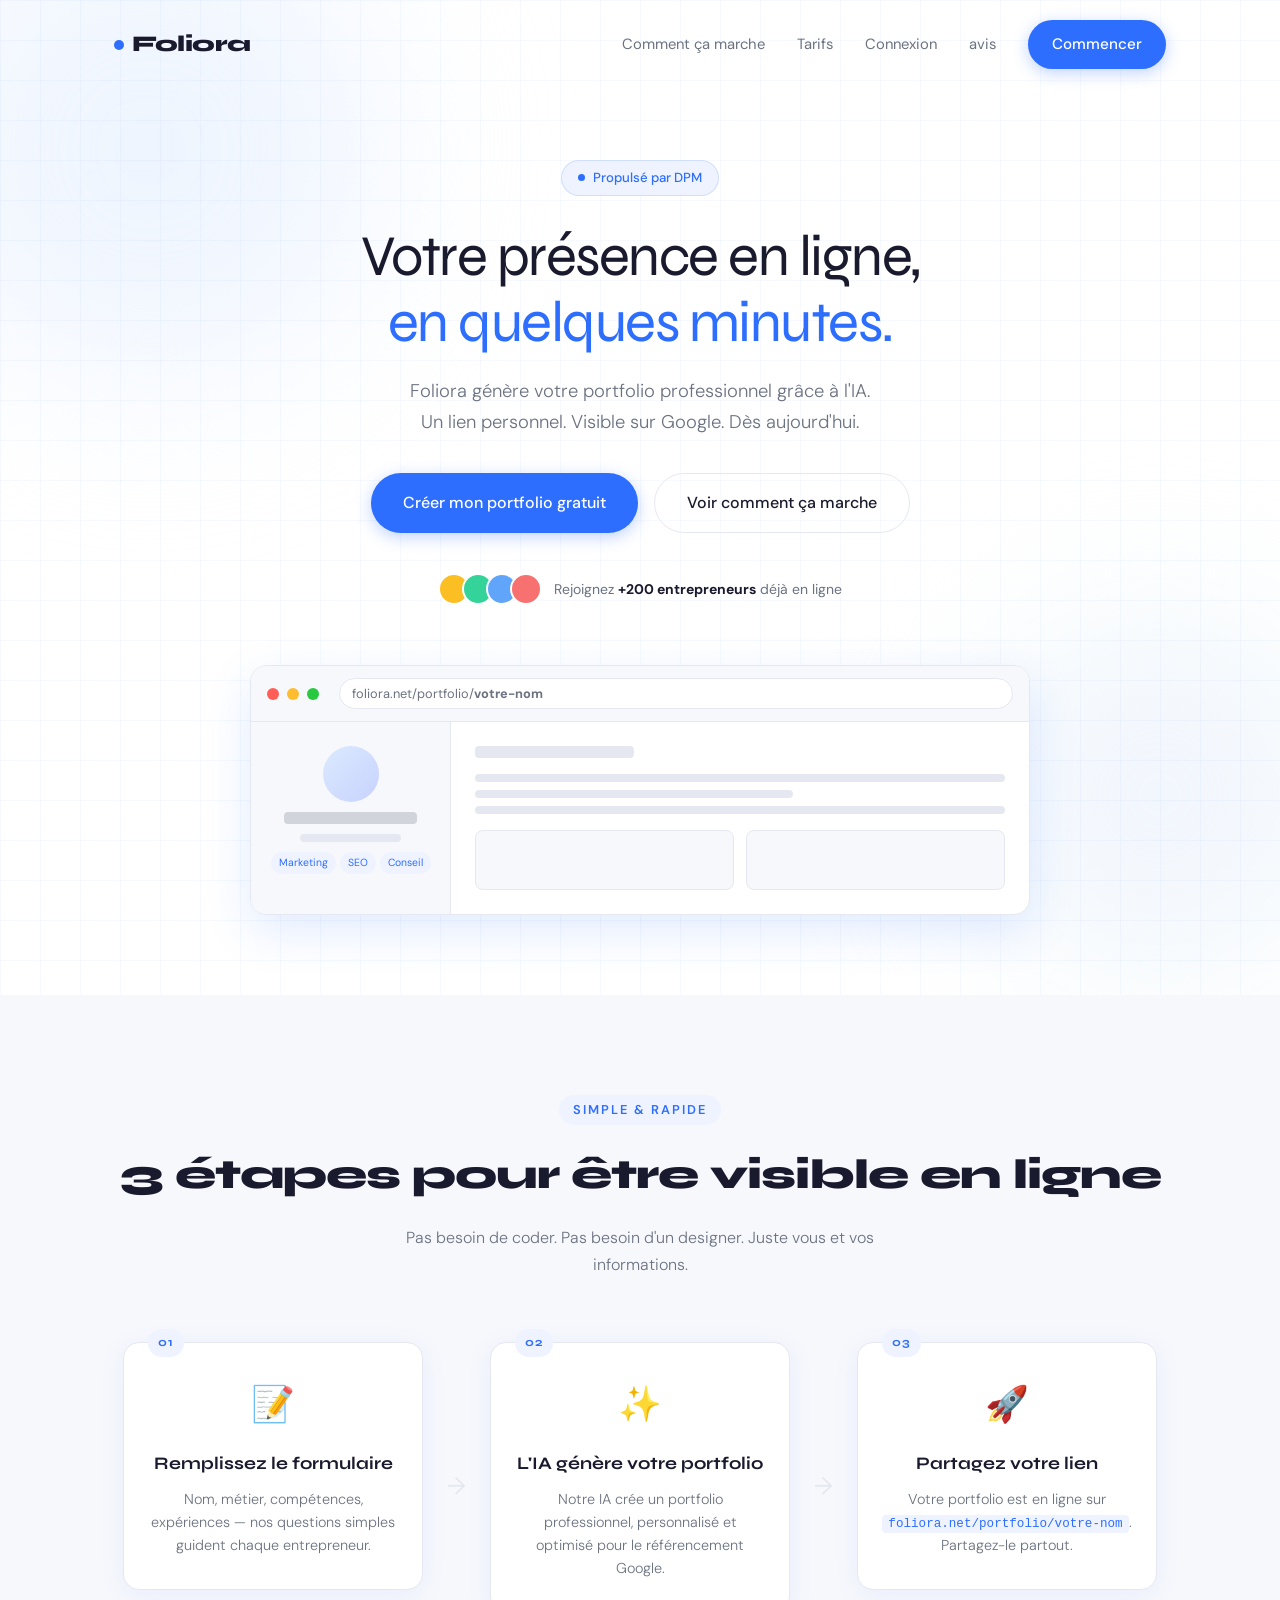
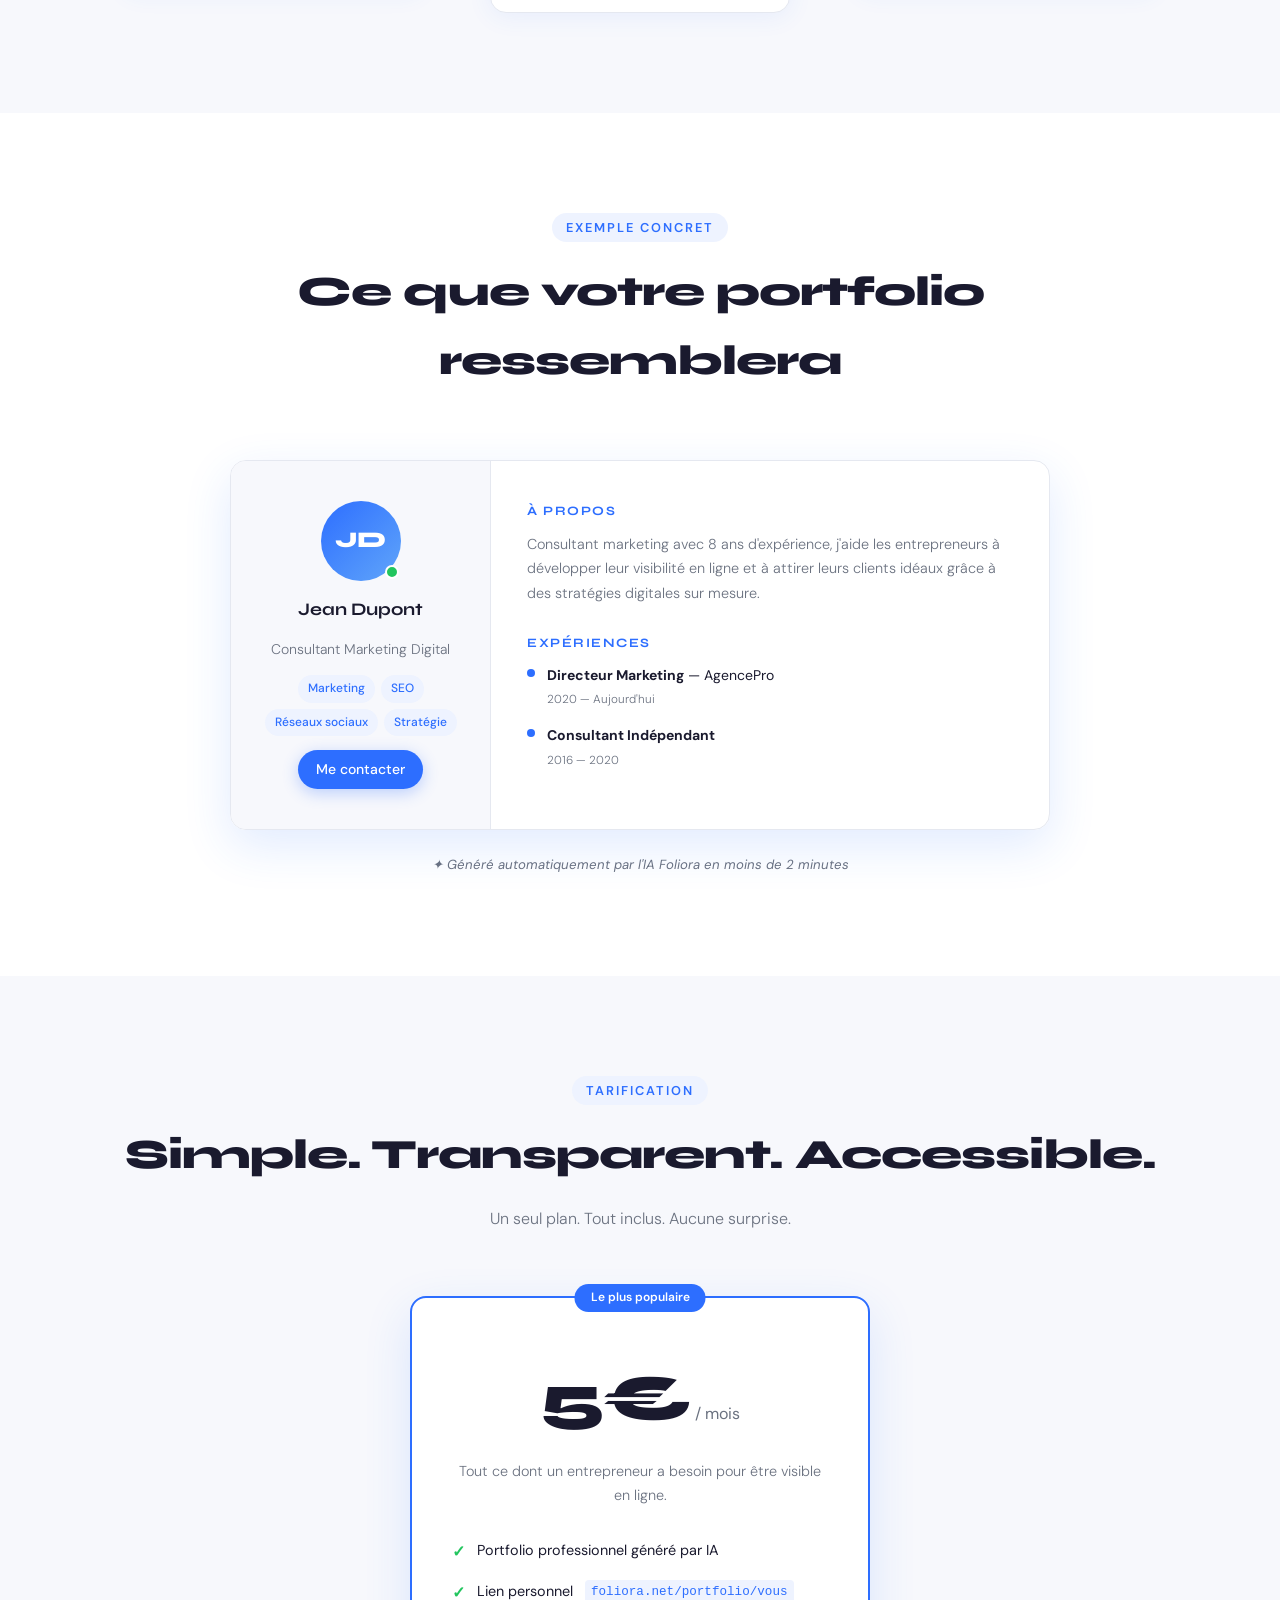
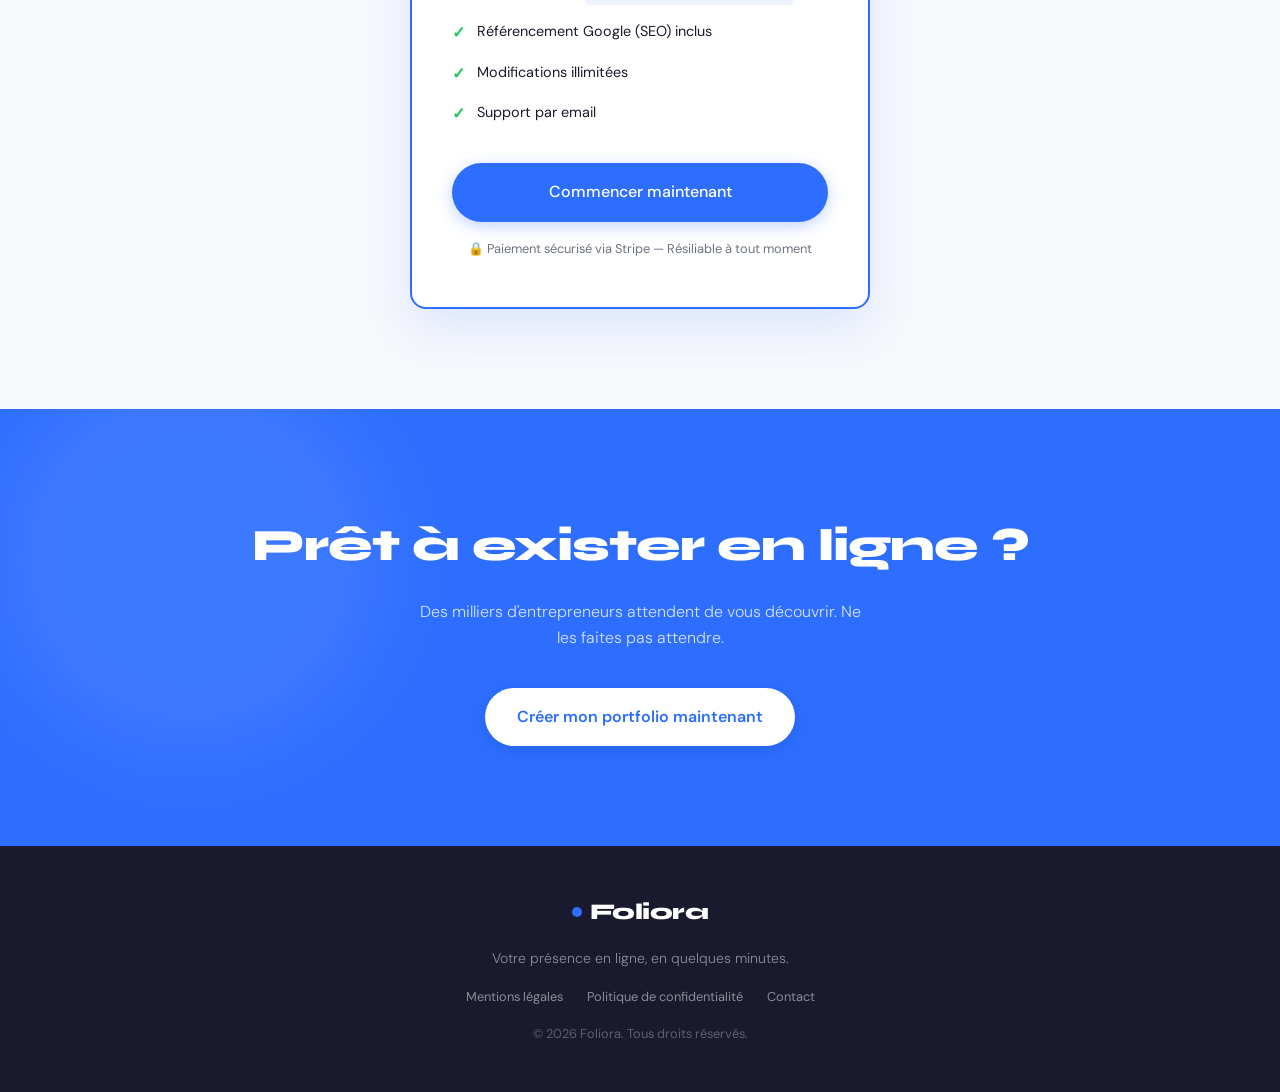
<file: index.html>
<!DOCTYPE html>
<html lang="fr">
<head>
  <meta charset="UTF-8" />
  <meta name="viewport" content="width=device-width, initial-scale=1.0" />
  <meta name="description" content="Foliora — Créez votre portfolio professionnel en quelques minutes grâce à l'IA. Obtenez votre lien personnel et soyez visible sur Google." />
  <meta name="keywords" content="portfolio, entrepreneur, présence en ligne, IA, création portfolio" />
  <meta property="og:title" content="Foliora — Votre portfolio en quelques minutes" />
  <meta property="og:description" content="Créez votre portfolio professionnel grâce à l'IA et soyez visible sur Google." />
  <meta property="og:type" content="website" />
  <meta property="og:url" content="https://foliora.net" />
  <title>Foliora — Votre portfolio professionnel en quelques minutes</title>
  <link rel="preconnect" href="https://fonts.googleapis.com" />
  <link rel="preconnect" href="https://fonts.gstatic.com" crossorigin />
  <link href="https://fonts.googleapis.com/css2?family=Syne:wght@400;600;700;800&family=DM+Sans:ital,wght@0,300;0,400;0,500;1,300&display=swap" rel="stylesheet" />
  <link rel="stylesheet" href="style.css" />
</head>
<body>

  <!-- HEADER -->
  <header class="header" id="header">
    <div class="container header__inner">
      <a href="index.html" class="logo">
        <span class="logo__dot"></span>
        Foliora
      </a>
      <nav class="nav">
        <a href="#how" class="nav__link">Comment ça marche</a>
        <a href="#pricing" class="nav__link">Tarifs</a>
        <a href="login.html" class="nav__link">Connexion</a>
        <a href="reviews.html" class="nav__link">avis</a>
        <a href="login.html" class="btn btn--primary">Commencer</a>
      </nav>
      <button class="burger" id="burger" aria-label="Menu">
        <span></span><span></span><span></span>
      </button>
    </div>
    <div class="mobile-nav" id="mobileNav">
      <a href="#how" class="mobile-nav__link">Comment ça marche</a>
      <a href="#pricing" class="mobile-nav__link">Tarifs</a>
      <a href="login.html" class="mobile-nav__link">Connexion</a>
      <a href="reviews.html" class="nav__link">avis</a>
      <a href="login.html" class="btn btn--primary">Commencer</a>
    </div>
  </header>

  <!-- HERO -->
  <section class="hero">
    <div class="hero__bg">
      <div class="hero__blob hero__blob--1"></div>
      <div class="hero__blob hero__blob--2"></div>
      <div class="hero__grid"></div>
    </div>
    <div class="container hero__inner">
      <div class="hero__badge">
        <span class="badge__dot"></span>
        Propulsé par DPM
      </div>
      <h1 class="hero__title">
        Votre présence en ligne,<br />
        <span class="hero__title--accent">en quelques minutes.</span>
      </h1>
      <p class="hero__sub">
        Foliora génère votre portfolio professionnel grâce à l'IA.<br />
        Un lien personnel. Visible sur Google. Dès aujourd'hui.
      </p>
      <div class="hero__actions">
        <a href="login.html" class="btn btn--primary btn--lg">Créer mon portfolio gratuit</a>
        <a href="#how" class="btn btn--ghost btn--lg">Voir comment ça marche</a>
      </div>
      <div class="hero__proof">
        <div class="proof__avatars">
          <div class="proof__avatar" style="background:#FBBF24"></div>
          <div class="proof__avatar" style="background:#34D399"></div>
          <div class="proof__avatar" style="background:#60A5FA"></div>
          <div class="proof__avatar" style="background:#F87171"></div>
        </div>
        <p class="proof__text">Rejoignez <strong>+200 entrepreneurs</strong> déjà en ligne</p>
      </div>
    </div>

    <!-- Portfolio mockup -->
    <div class="container">
      <div class="hero__mockup">
        <div class="mockup__bar">
          <span class="mockup__dot" style="background:#FF5F57"></span>
          <span class="mockup__dot" style="background:#FEBC2E"></span>
          <span class="mockup__dot" style="background:#28C840"></span>
          <span class="mockup__url">foliora.net/portfolio/<strong>votre-nom</strong></span>
        </div>
        <div class="mockup__body">
          <div class="mockup__sidebar">
            <div class="mockup__avatar"></div>
            <div class="mockup__line mockup__line--name"></div>
            <div class="mockup__line mockup__line--role"></div>
            <div class="mockup__tags">
              <span class="mockup__tag">Marketing</span>
              <span class="mockup__tag">SEO</span>
              <span class="mockup__tag">Conseil</span>
            </div>
          </div>
          <div class="mockup__content">
            <div class="mockup__section-title"></div>
            <div class="mockup__text-block">
              <div class="mockup__line"></div>
              <div class="mockup__line mockup__line--short"></div>
              <div class="mockup__line"></div>
            </div>
            <div class="mockup__cards">
              <div class="mockup__card"></div>
              <div class="mockup__card"></div>
            </div>
          </div>
        </div>
      </div>
    </div>
  </section>

  <!-- COMMENT ÇA MARCHE -->
  <section class="how" id="how">
    <div class="container">
      <div class="section-header">
        <span class="section-label">Simple & Rapide</span>
        <h2 class="section-title">3 étapes pour être visible en ligne</h2>
        <p class="section-sub">Pas besoin de coder. Pas besoin d'un designer. Juste vous et vos informations.</p>
      </div>
      <div class="steps">
        <div class="step">
          <div class="step__number">01</div>
          <div class="step__icon">📝</div>
          <h3 class="step__title">Remplissez le formulaire</h3>
          <p class="step__text">Nom, métier, compétences, expériences — nos questions simples guident chaque entrepreneur.</p>
        </div>
        <div class="step__arrow">→</div>
        <div class="step">
          <div class="step__number">02</div>
          <div class="step__icon">✨</div>
          <h3 class="step__title">L'IA génère votre portfolio</h3>
          <p class="step__text">Notre IA crée un portfolio professionnel, personnalisé et optimisé pour le référencement Google.</p>
        </div>
        <div class="step__arrow">→</div>
        <div class="step">
          <div class="step__number">03</div>
          <div class="step__icon">🚀</div>
          <h3 class="step__title">Partagez votre lien</h3>
          <p class="step__text">Votre portfolio est en ligne sur <code>foliora.net/portfolio/votre-nom</code>. Partagez-le partout.</p>
        </div>
      </div>
    </div>
  </section>

  <!-- APERÇU PORTFOLIO -->
  <section class="preview">
    <div class="container">
      <div class="section-header">
        <span class="section-label">Exemple concret</span>
        <h2 class="section-title">Ce que votre portfolio ressemblera</h2>
      </div>
      <div class="preview__card">
        <div class="preview__left">
          <div class="preview__avatar-wrap">
            <div class="preview__avatar">JD</div>
            <div class="preview__online"></div>
          </div>
          <h3 class="preview__name">Jean Dupont</h3>
          <p class="preview__role">Consultant Marketing Digital</p>
          <div class="preview__skills">
            <span class="skill-tag">Marketing</span>
            <span class="skill-tag">SEO</span>
            <span class="skill-tag">Réseaux sociaux</span>
            <span class="skill-tag">Stratégie</span>
          </div>
          <a href="#" class="btn btn--primary btn--sm">Me contacter</a>
        </div>
        <div class="preview__right">
          <div class="preview__section">
            <h4 class="preview__section-title">À propos</h4>
            <p class="preview__section-text">Consultant marketing avec 8 ans d'expérience, j'aide les entrepreneurs à développer leur visibilité en ligne et à attirer leurs clients idéaux grâce à des stratégies digitales sur mesure.</p>
          </div>
          <div class="preview__section">
            <h4 class="preview__section-title">Expériences</h4>
            <div class="preview__exp">
              <div class="preview__exp-item">
                <div class="preview__exp-dot"></div>
                <div>
                  <strong>Directeur Marketing</strong> — AgencePro<br />
                  <small>2020 — Aujourd'hui</small>
                </div>
              </div>
              <div class="preview__exp-item">
                <div class="preview__exp-dot"></div>
                <div>
                  <strong>Consultant Indépendant</strong><br />
                  <small>2016 — 2020</small>
                </div>
              </div>
            </div>
          </div>
        </div>
      </div>
      <p class="preview__note">✦ Généré automatiquement par l'IA Foliora en moins de 2 minutes</p>
    </div>
  </section>

  <!-- TARIFICATION -->
  <section class="pricing" id="pricing">
    <div class="container">
      <div class="section-header">
        <span class="section-label">Tarification</span>
        <h2 class="section-title">Simple. Transparent. Accessible.</h2>
        <p class="section-sub">Un seul plan. Tout inclus. Aucune surprise.</p>
      </div>
      <div class="pricing__card">
        <div class="pricing__badge">Le plus populaire</div>
        <div class="pricing__price">
          <span class="pricing__amount">5€</span>
          <span class="pricing__period">/ mois</span>
        </div>
        <p class="pricing__desc">Tout ce dont un entrepreneur a besoin pour être visible en ligne.</p>
        <ul class="pricing__features">
          <li class="pricing__feature">
            <span class="feature__check">✓</span>
            Portfolio professionnel généré par IA
          </li>
          <li class="pricing__feature">
            <span class="feature__check">✓</span>
            Lien personnel <code>foliora.net/portfolio/vous</code>
          </li>
          <li class="pricing__feature">
            <span class="feature__check">✓</span>
            Référencement Google (SEO) inclus
          </li>
          <li class="pricing__feature">
            <span class="feature__check">✓</span>
            Modifications illimitées
          </li>
          <li class="pricing__feature">
            <span class="feature__check">✓</span>
            Support par email
          </li>
        </ul>
        <a href="login.html" class="btn btn--primary btn--lg btn--full">Commencer maintenant</a>
        <p class="pricing__guarantee">🔒 Paiement sécurisé via Stripe — Résiliable à tout moment</p>
      </div>
    </div>
  </section>

  <!-- CTA FINAL -->
  <section class="cta">
    <div class="container cta__inner">
      <div class="cta__blob"></div>
      <h2 class="cta__title">Prêt à exister en ligne ?</h2>
      <p class="cta__sub">Des milliers d'entrepreneurs attendent de vous découvrir. Ne les faites pas attendre.</p>
      <a href="login.html" class="btn btn--white btn--lg">Créer mon portfolio maintenant</a>
    </div>
  </section>

  <!-- FOOTER -->
  <footer class="footer">
    <div class="container footer__inner">
      <a href="index.html" class="logo">
        <span class="logo__dot"></span>
        Foliora
      </a>
      <p class="footer__tagline">Votre présence en ligne, en quelques minutes.</p>
      <div class="footer__links">
        <a href="#" class="footer__link">Mentions légales</a>
        <a href="#" class="footer__link">Politique de confidentialité</a>
        <a href="#" class="footer__link">Contact</a>
      </div>
      <p class="footer__copy">© 2026 Foliora. Tous droits réservés.</p>
    </div>
  </footer>

  <script>
    // Header scroll
    const header = document.getElementById('header');
    window.addEventListener('scroll', () => {
      header.classList.toggle('header--scrolled', window.scrollY > 30);
    });

    // Burger menu
    const burger = document.getElementById('burger');
    const mobileNav = document.getElementById('mobileNav');
    burger.addEventListener('click', () => {
      burger.classList.toggle('active');
      mobileNav.classList.toggle('active');
    });

    // Smooth scroll
    document.querySelectorAll('a[href^="#"]').forEach(a => {
      a.addEventListener('click', e => {
        e.preventDefault();
        const target = document.querySelector(a.getAttribute('href'));
        if (target) target.scrollIntoView({ behavior: 'smooth' });
        mobileNav.classList.remove('active');
        burger.classList.remove('active');
      });
    });

    // Reveal on scroll
    const observer = new IntersectionObserver((entries) => {
      entries.forEach(entry => {
        if (entry.isIntersecting) entry.target.classList.add('visible');
      });
    }, { threshold: 0.15 });
    document.querySelectorAll('.step, .preview__card, .pricing__card, .cta__inner').forEach(el => {
      el.classList.add('reveal');
      observer.observe(el);
    });
  </script>
</body>
</html>
</file>
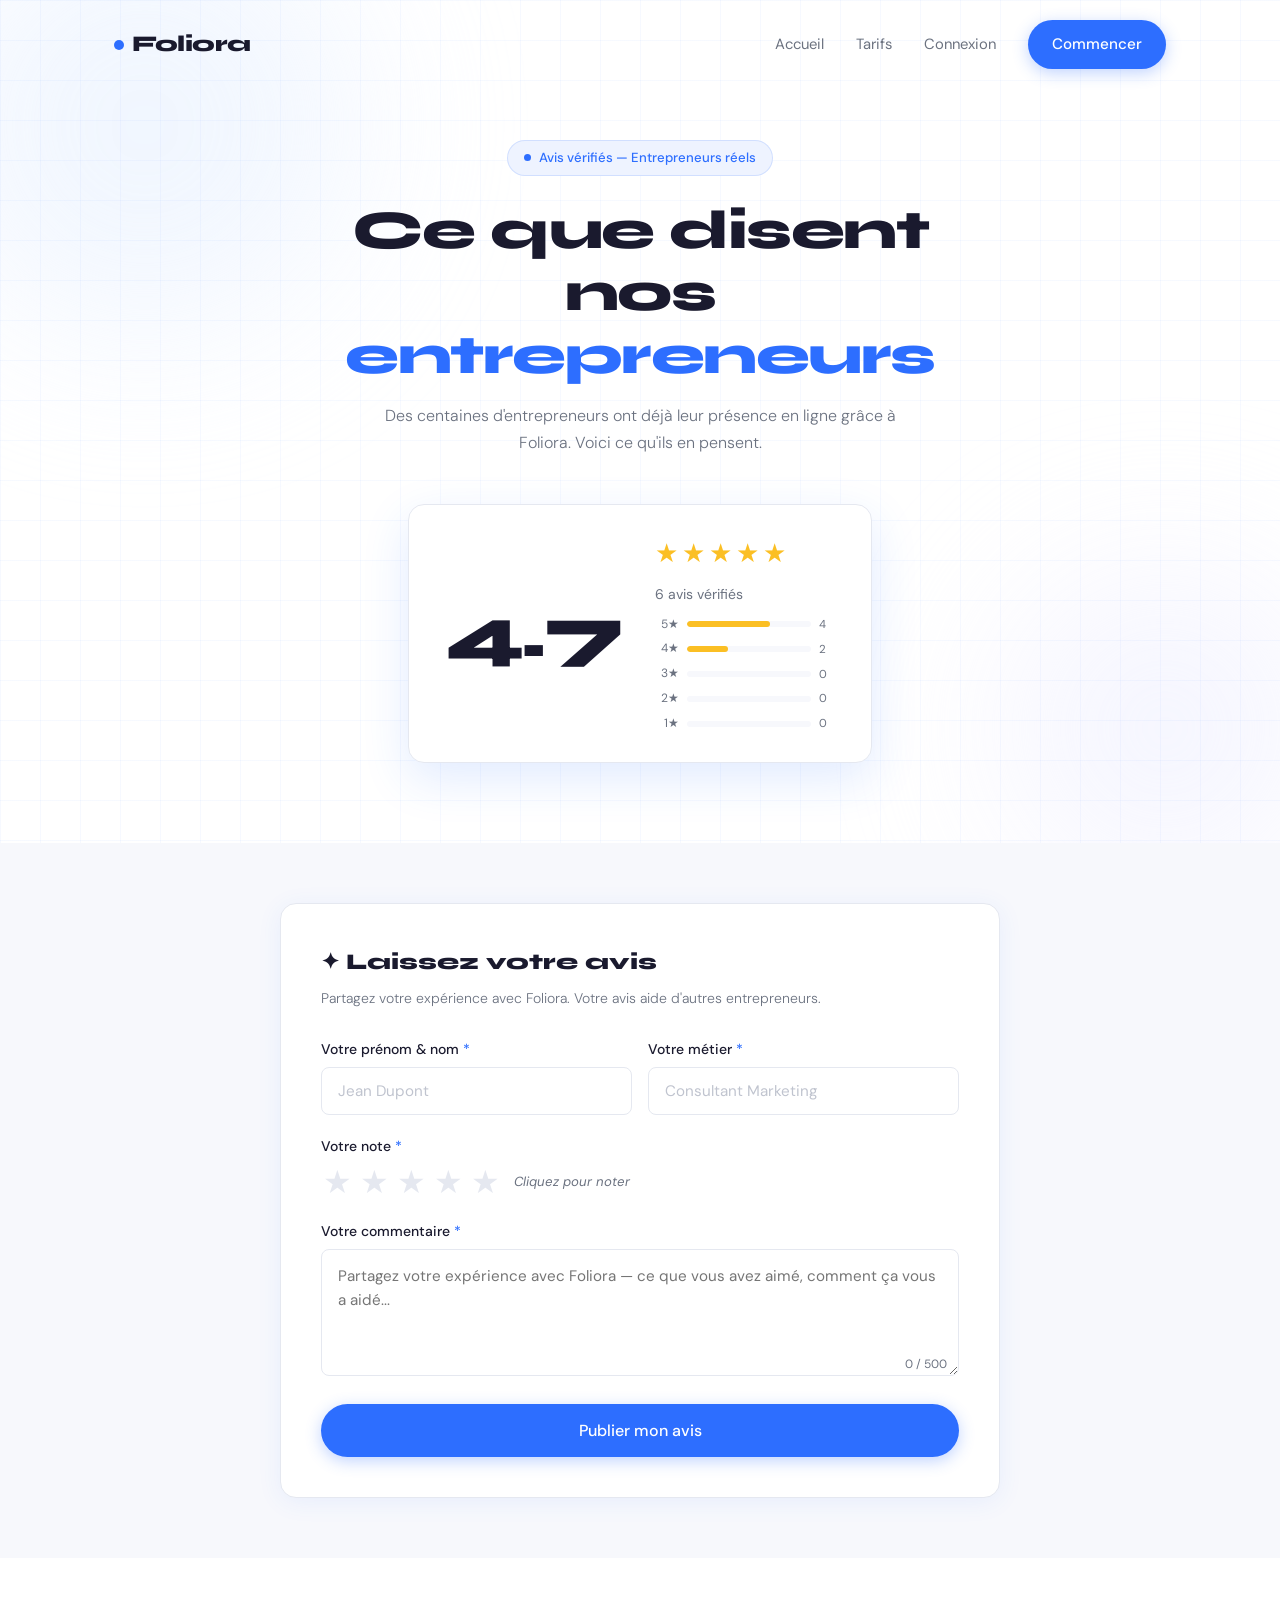
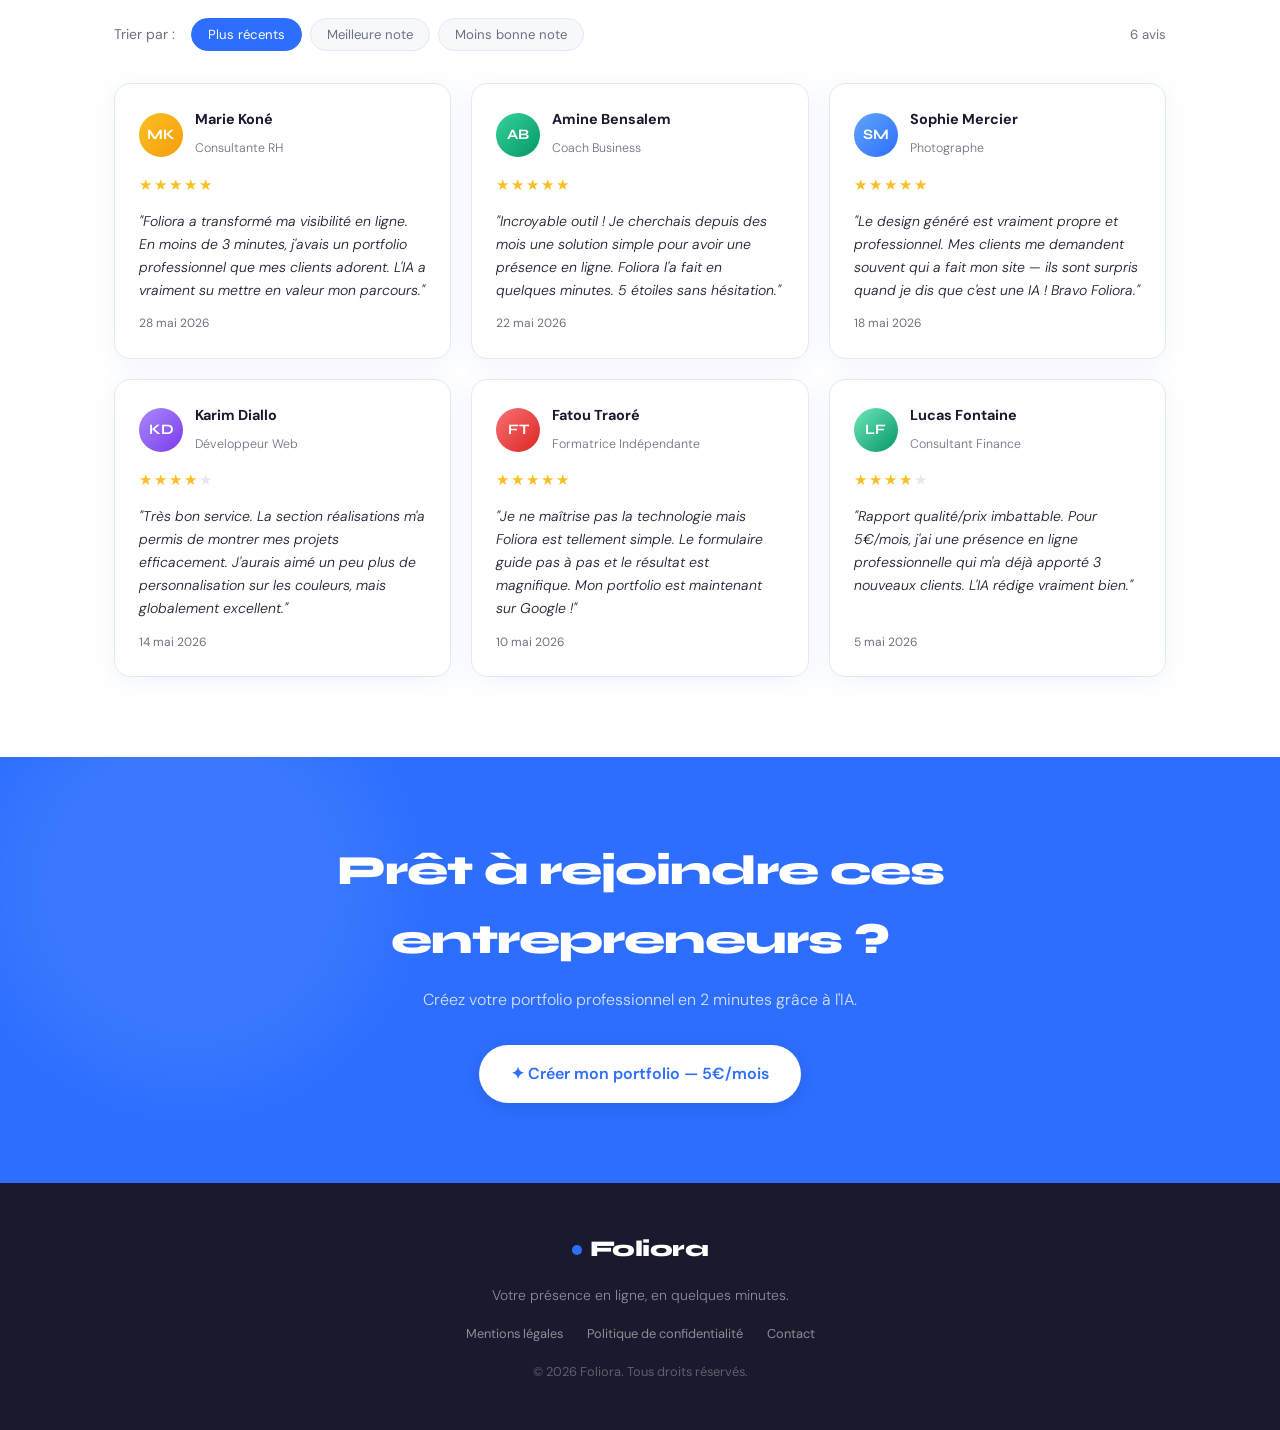
<file: reviews.html>
<!DOCTYPE html>
<html lang="fr">
<head>
  <meta charset="UTF-8" />
  <meta name="viewport" content="width=device-width, initial-scale=1.0" />
  <meta name="description" content="Découvrez les avis des entrepreneurs qui utilisent Foliora pour leur portfolio professionnel." />
  <meta name="robots" content="index, follow" />
  <title>Foliora — Avis utilisateurs</title>
  <link rel="preconnect" href="https://fonts.googleapis.com" />
  <link rel="preconnect" href="https://fonts.gstatic.com" crossorigin />
  <link href="https://fonts.googleapis.com/css2?family=Syne:wght@400;600;700;800&family=DM+Sans:ital,wght@0,300;0,400;0,500;1,300&display=swap" rel="stylesheet" />
  <link rel="stylesheet" href="style.css" />
  <link rel="stylesheet" href="reviews.css" />
</head>
<body class="reviews-page">

  <!-- HEADER -->
  <header class="reviews-header" id="reviewsHeader">
    <div class="container reviews-header__inner">
      <a href="index.html" class="logo">
        <span class="logo__dot"></span>
        Foliora
      </a>
      <nav class="nav">
        <a href="index.html" class="nav__link">Accueil</a>
        <a href="index.html#pricing" class="nav__link">Tarifs</a>
        <a href="login.html" class="nav__link">Connexion</a>
        <a href="login.html" class="btn btn--primary">Commencer</a>
      </nav>
      <button class="burger" id="burger">
        <span></span><span></span><span></span>
      </button>
    </div>
    <div class="mobile-nav" id="mobileNav">
      <a href="index.html" class="mobile-nav__link">Accueil</a>
      <a href="index.html#pricing" class="mobile-nav__link">Tarifs</a>
      <a href="login.html" class="mobile-nav__link">Connexion</a>
      <a href="login.html" class="btn btn--primary">Commencer</a>
    </div>
  </header>

  <!-- HERO -->
  <section class="reviews-hero">
    <div class="reviews-hero__bg">
      <div class="rhero-blob rhero-blob--1"></div>
      <div class="rhero-blob rhero-blob--2"></div>
      <div class="rhero-grid"></div>
    </div>
    <div class="container reviews-hero__inner">
      <div class="reviews-hero__badge">
        <span class="badge__dot"></span>
        Avis vérifiés — Entrepreneurs réels
      </div>
      <h1 class="reviews-hero__title">
        Ce que disent nos<br />
        <span class="reviews-hero__accent">entrepreneurs</span>
      </h1>
      <p class="reviews-hero__sub">Des centaines d'entrepreneurs ont déjà leur présence en ligne grâce à Foliora. Voici ce qu'ils en pensent.</p>

      <!-- Note globale -->
      <div class="global-rating">
        <div class="global-rating__score" id="globalScore">4.9</div>
        <div class="global-rating__right">
          <div class="global-rating__stars" id="globalStars"></div>
          <p class="global-rating__count"><span id="totalReviews">0</span> avis vérifiés</p>
          <div class="global-rating__bars" id="ratingBars"></div>
        </div>
      </div>
    </div>
  </section>

  <!-- FORMULAIRE AVIS -->
  <section class="review-form-section">
    <div class="container">
      <div class="review-form-card" id="reviewFormCard">
        <div class="review-form-card__header">
          <h2 class="review-form-card__title">✦ Laissez votre avis</h2>
          <p class="review-form-card__sub">Partagez votre expérience avec Foliora. Votre avis aide d'autres entrepreneurs.</p>
        </div>

        <!-- Alerte connexion -->
        <div class="review-login-alert" id="reviewLoginAlert" style="display:none">
          <span>🔒</span>
          <div>
            <strong>Connexion requise</strong>
            <p>Vous devez être connecté pour laisser un avis.</p>
          </div>
          <a href="login.html" class="btn btn--primary btn--sm">Se connecter</a>
        </div>

        <form class="review-form" id="reviewForm" novalidate>
          <div class="form-row">
            <div class="form-group">
              <label class="form-label" for="reviewName">Votre prénom & nom <span class="required">*</span></label>
              <input type="text" id="reviewName" class="form-input" placeholder="Jean Dupont" />
              <span class="form-error" id="reviewNameErr"></span>
            </div>
            <div class="form-group">
              <label class="form-label" for="reviewJob">Votre métier <span class="required">*</span></label>
              <input type="text" id="reviewJob" class="form-input" placeholder="Consultant Marketing" />
              <span class="form-error" id="reviewJobErr"></span>
            </div>
          </div>

          <!-- Étoiles -->
          <div class="form-group">
            <label class="form-label">Votre note <span class="required">*</span></label>
            <div class="star-picker" id="starPicker">
              <button type="button" class="star-btn" data-value="1" onclick="setRating(1)">★</button>
              <button type="button" class="star-btn" data-value="2" onclick="setRating(2)">★</button>
              <button type="button" class="star-btn" data-value="3" onclick="setRating(3)">★</button>
              <button type="button" class="star-btn" data-value="4" onclick="setRating(4)">★</button>
              <button type="button" class="star-btn" data-value="5" onclick="setRating(5)">★</button>
              <span class="star-label" id="starLabel">Cliquez pour noter</span>
            </div>
            <span class="form-error" id="reviewRatingErr"></span>
          </div>

          <!-- Commentaire -->
          <div class="form-group">
            <label class="form-label" for="reviewComment">Votre commentaire <span class="required">*</span></label>
            <div class="textarea-wrap">
              <textarea id="reviewComment" class="form-textarea" placeholder="Partagez votre expérience avec Foliora — ce que vous avez aimé, comment ça vous a aidé..." rows="4" maxlength="500"></textarea>
              <span class="textarea-count"><span id="commentCount">0</span> / 500</span>
            </div>
            <span class="form-error" id="reviewCommentErr"></span>
          </div>

          <div class="form-alert form-alert--error" id="reviewAlert" style="display:none"></div>
          <div class="form-alert form-alert--success" id="reviewSuccess" style="display:none"></div>

          <button type="submit" class="btn btn--primary btn--lg" id="reviewSubmitBtn">
            <span class="btn-text">Publier mon avis</span>
            <span class="btn-loader" style="display:none">⏳</span>
          </button>
        </form>
      </div>
    </div>
  </section>

  <!-- LISTE DES AVIS -->
  <section class="reviews-list-section">
    <div class="container">

      <!-- Filtres -->
      <div class="reviews-filters">
        <span class="filters-label">Trier par :</span>
        <div class="filters-btns">
          <button class="filter-btn active" onclick="filterReviews('recent', this)">Plus récents</button>
          <button class="filter-btn" onclick="filterReviews('best', this)">Meilleure note</button>
          <button class="filter-btn" onclick="filterReviews('worst', this)">Moins bonne note</button>
        </div>
        <span class="filters-count"><span id="filteredCount">0</span> avis</span>
      </div>

      <!-- Grille -->
      <div class="reviews-grid" id="reviewsGrid"></div>

      <!-- Vide -->
      <div class="reviews-empty" id="reviewsEmpty" style="display:none">
        <div class="reviews-empty__icon">💬</div>
        <h3>Aucun avis pour l'instant</h3>
        <p>Soyez le premier à partager votre expérience !</p>
      </div>

    </div>
  </section>

  <!-- CTA FINAL -->
  <section class="reviews-cta">
    <div class="container reviews-cta__inner">
      <div class="reviews-cta__blob"></div>
      <h2 class="reviews-cta__title">Prêt à rejoindre ces entrepreneurs ?</h2>
      <p class="reviews-cta__sub">Créez votre portfolio professionnel en 2 minutes grâce à l'IA.</p>
      <a href="login.html" class="btn btn--white btn--lg">✦ Créer mon portfolio — 5€/mois</a>
    </div>
  </section>

  <!-- FOOTER -->
  <footer class="footer">
    <div class="container footer__inner">
      <a href="index.html" class="logo">
        <span class="logo__dot"></span>
        Foliora
      </a>
      <p class="footer__tagline">Votre présence en ligne, en quelques minutes.</p>
      <div class="footer__links">
        <a href="#" class="footer__link">Mentions légales</a>
        <a href="#" class="footer__link">Politique de confidentialité</a>
        <a href="#" class="footer__link">Contact</a>
      </div>
      <p class="footer__copy">© 2026 Foliora. Tous droits réservés.</p>
    </div>
  </footer>

  <script>
    // ==============================
    // DONNÉES
    // ==============================
    let currentRating = 0;
    let currentFilter = 'recent';

    // Avis simulés réalistes
    let reviews = [
      { id: 1, name: 'Marie Koné', job: 'Consultante RH', rating: 5, comment: 'Foliora a transformé ma visibilité en ligne. En moins de 3 minutes, j\'avais un portfolio professionnel que mes clients adorent. L\'IA a vraiment su mettre en valeur mon parcours.', date: new Date('2026-05-28'), initials: 'MK', color: 'linear-gradient(135deg,#FBBF24,#F59E0B)' },
      { id: 2, name: 'Amine Bensalem', job: 'Coach Business', rating: 5, comment: 'Incroyable outil ! Je cherchais depuis des mois une solution simple pour avoir une présence en ligne. Foliora l\'a fait en quelques minutes. 5 étoiles sans hésitation.', date: new Date('2026-05-22'), initials: 'AB', color: 'linear-gradient(135deg,#34D399,#059669)' },
      { id: 3, name: 'Sophie Mercier', job: 'Photographe', rating: 5, comment: 'Le design généré est vraiment propre et professionnel. Mes clients me demandent souvent qui a fait mon site — ils sont surpris quand je dis que c\'est une IA ! Bravo Foliora.', date: new Date('2026-05-18'), initials: 'SM', color: 'linear-gradient(135deg,#60A5FA,#2D6EFF)' },
      { id: 4, name: 'Karim Diallo', job: 'Développeur Web', rating: 4, comment: 'Très bon service. La section réalisations m\'a permis de montrer mes projets efficacement. J\'aurais aimé un peu plus de personnalisation sur les couleurs, mais globalement excellent.', date: new Date('2026-05-14'), initials: 'KD', color: 'linear-gradient(135deg,#A78BFA,#7C3AED)' },
      { id: 5, name: 'Fatou Traoré', job: 'Formatrice Indépendante', rating: 5, comment: 'Je ne maîtrise pas la technologie mais Foliora est tellement simple. Le formulaire guide pas à pas et le résultat est magnifique. Mon portfolio est maintenant sur Google !', date: new Date('2026-05-10'), initials: 'FT', color: 'linear-gradient(135deg,#F87171,#DC2626)' },
      { id: 6, name: 'Lucas Fontaine', job: 'Consultant Finance', rating: 4, comment: 'Rapport qualité/prix imbattable. Pour 5€/mois, j\'ai une présence en ligne professionnelle qui m\'a déjà apporté 3 nouveaux clients. L\'IA rédige vraiment bien.', date: new Date('2026-05-05'), initials: 'LF', color: 'linear-gradient(135deg,#6EE7B7,#059669)' },
    ];

    // ==============================
    // ÉTOILES
    // ==============================
    const starLabels = ['', 'Très mauvais', 'Mauvais', 'Correct', 'Bien', 'Excellent !'];

    function setRating(value) {
      currentRating = value;
      document.querySelectorAll('.star-btn').forEach((btn, i) => {
        btn.classList.toggle('active', i < value);
      });
      document.getElementById('starLabel').textContent = starLabels[value];
      document.getElementById('starLabel').style.color = value >= 4 ? '#22C55E' : value === 3 ? '#FBBF24' : '#EF4444';
    }

    // Hover étoiles
    document.querySelectorAll('.star-btn').forEach((btn, index) => {
      btn.addEventListener('mouseenter', () => {
        document.querySelectorAll('.star-btn').forEach((b, i) => b.classList.toggle('hover', i <= index));
      });
      btn.addEventListener('mouseleave', () => {
        document.querySelectorAll('.star-btn').forEach(b => b.classList.remove('hover'));
      });
    });

    // ==============================
    // COMPTEUR TEXTAREA
    // ==============================
    document.getElementById('reviewComment').addEventListener('input', function () {
      document.getElementById('commentCount').textContent = this.value.length;
    });

    // ==============================
    // SOUMISSION FORMULAIRE
    // ==============================
    document.getElementById('reviewForm').addEventListener('submit', function (e) {
      e.preventDefault();
      clearErrors();

      const name = document.getElementById('reviewName').value.trim();
      const job = document.getElementById('reviewJob').value.trim();
      const comment = document.getElementById('reviewComment').value.trim();
      let valid = true;

      if (!name) { showErr('reviewNameErr', 'Votre nom est requis.'); valid = false; }
      if (!job) { showErr('reviewJobErr', 'Votre métier est requis.'); valid = false; }
      if (!currentRating) { showErr('reviewRatingErr', 'Veuillez sélectionner une note.'); valid = false; }
      if (!comment) { showErr('reviewCommentErr', 'Votre commentaire est requis.'); valid = false; }
      else if (comment.length < 20) { showErr('reviewCommentErr', 'Écrivez au moins 20 caractères.'); valid = false; }

      if (!valid) return;

      // Loading
      const btn = document.getElementById('reviewSubmitBtn');
      btn.querySelector('.btn-text').style.display = 'none';
      btn.querySelector('.btn-loader').style.display = 'inline';
      btn.disabled = true;

      // Simulation envoi
      setTimeout(() => {
        const initials = name.split(' ').map(n => n[0]).join('').toUpperCase().slice(0, 2);
        const colors = [
          'linear-gradient(135deg,#FBBF24,#F59E0B)',
          'linear-gradient(135deg,#34D399,#059669)',
          'linear-gradient(135deg,#60A5FA,#2D6EFF)',
          'linear-gradient(135deg,#A78BFA,#7C3AED)',
          'linear-gradient(135deg,#F87171,#DC2626)',
          'linear-gradient(135deg,#6EE7B7,#059669)',
        ];
        const newReview = {
          id: Date.now(),
          name, job,
          rating: currentRating,
          comment,
          date: new Date(),
          initials,
          color: colors[Math.floor(Math.random() * colors.length)],
          isNew: true,
        };

        reviews.unshift(newReview);

        // TODO : Supabase insert ici
        // await supabase.from('reviews').insert([{ name, job, rating: currentRating, comment }]);

        // Reset
        document.getElementById('reviewForm').reset();
        setRating(0);
        document.getElementById('commentCount').textContent = '0';
        currentRating = 0;
        btn.querySelector('.btn-text').style.display = 'inline';
        btn.querySelector('.btn-loader').style.display = 'none';
        btn.disabled = false;

        // Succès
        const successEl = document.getElementById('reviewSuccess');
        successEl.textContent = '✓ Votre avis a été publié. Merci !';
        successEl.style.display = 'block';
        setTimeout(() => successEl.style.display = 'none', 4000);

        // Rafraîchir
        updateGlobalStats();
        renderReviews();

      }, 1200);
    });

    // ==============================
    // RENDU DES AVIS
    // ==============================
    function renderReviews() {
      const grid = document.getElementById('reviewsGrid');
      const empty = document.getElementById('reviewsEmpty');

      let sorted = [...reviews];
      if (currentFilter === 'best') sorted.sort((a, b) => b.rating - a.rating);
      else if (currentFilter === 'worst') sorted.sort((a, b) => a.rating - b.rating);
      else sorted.sort((a, b) => new Date(b.date) - new Date(a.date));

      document.getElementById('filteredCount').textContent = sorted.length;

      if (sorted.length === 0) {
        grid.innerHTML = '';
        empty.style.display = 'flex';
        return;
      }
      empty.style.display = 'none';

      grid.innerHTML = sorted.map(r => `
        <div class="review-card ${r.isNew ? 'review-card--new' : ''}" id="review_${r.id}">
          <div class="review-card__header">
            <div class="review-card__avatar" style="background:${r.color}">${r.initials}</div>
            <div class="review-card__info">
              <strong class="review-card__name">${r.name}</strong>
              <span class="review-card__job">${r.job}</span>
            </div>
            ${r.isNew ? '<span class="review-card__new-badge">Nouveau</span>' : ''}
          </div>
          <div class="review-card__stars">${renderStars(r.rating)}</div>
          <p class="review-card__comment">"${r.comment}"</p>
          <span class="review-card__date">${formatDate(r.date)}</span>
        </div>
      `).join('');

      // Animer la nouvelle carte
      if (reviews[0]?.isNew) {
        setTimeout(() => {
          const el = document.getElementById(`review_${reviews[0].id}`);
          if (el) el.scrollIntoView({ behavior: 'smooth', block: 'center' });
        }, 100);
      }
    }

    function renderStars(rating) {
      return Array.from({ length: 5 }, (_, i) =>
        `<span class="star ${i < rating ? 'star--filled' : 'star--empty'}">★</span>`
      ).join('');
    }

    function formatDate(date) {
      return new Date(date).toLocaleDateString('fr-FR', { day: 'numeric', month: 'long', year: 'numeric' });
    }

    // ==============================
    // STATISTIQUES GLOBALES
    // ==============================
    function updateGlobalStats() {
      const total = reviews.length;
      const avg = total ? (reviews.reduce((s, r) => s + r.rating, 0) / total).toFixed(1) : '0.0';

      document.getElementById('totalReviews').textContent = total;
      document.getElementById('globalScore').textContent = avg;

      // Étoiles globales
      const starsEl = document.getElementById('globalStars');
      starsEl.innerHTML = Array.from({ length: 5 }, (_, i) => {
        const filled = i < Math.round(avg);
        return `<span class="global-star ${filled ? 'global-star--filled' : ''}">★</span>`;
      }).join('');

      // Barres par note
      const barsEl = document.getElementById('ratingBars');
      barsEl.innerHTML = [5, 4, 3, 2, 1].map(star => {
        const count = reviews.filter(r => r.rating === star).length;
        const pct = total ? Math.round((count / total) * 100) : 0;
        return `
          <div class="rating-bar">
            <span class="rating-bar__label">${star}★</span>
            <div class="rating-bar__track">
              <div class="rating-bar__fill" style="width:${pct}%"></div>
            </div>
            <span class="rating-bar__count">${count}</span>
          </div>`;
      }).join('');
    }

    // ==============================
    // FILTRES
    // ==============================
    function filterReviews(filter, btn) {
      currentFilter = filter;
      document.querySelectorAll('.filter-btn').forEach(b => b.classList.remove('active'));
      btn.classList.add('active');
      renderReviews();
    }

    // ==============================
    // UTILITAIRES
    // ==============================
    function showErr(id, msg) {
      const el = document.getElementById(id);
      if (el) { el.textContent = msg; el.style.display = 'block'; }
    }
    function clearErrors() {
      document.querySelectorAll('.form-error').forEach(el => { el.textContent = ''; el.style.display = 'none'; });
      document.getElementById('reviewAlert').style.display = 'none';
      document.getElementById('reviewSuccess').style.display = 'none';
    }

    // ==============================
    // HEADER SCROLL
    // ==============================
    window.addEventListener('scroll', () => {
      document.getElementById('reviewsHeader').classList.toggle('header--scrolled', window.scrollY > 30);
    });

    // Burger menu
    document.getElementById('burger').addEventListener('click', () => {
      document.getElementById('burger').classList.toggle('active');
      document.getElementById('mobileNav').classList.toggle('active');
    });

    // ==============================
    // INIT
    // ==============================
    updateGlobalStats();
    renderReviews();
  </script>
</body>
</html>
</file>
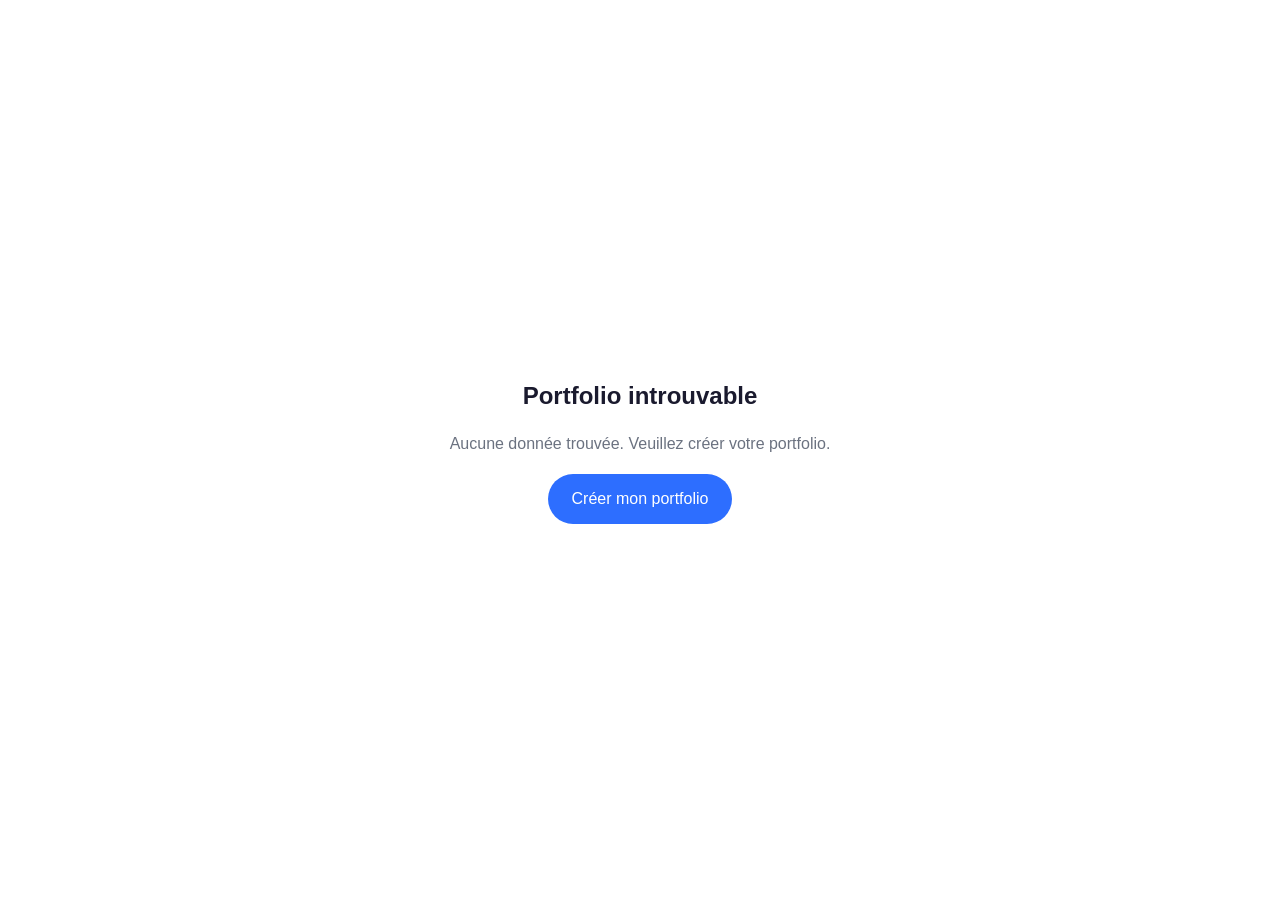
<file: template.html>
<!DOCTYPE html>
<html lang="fr">
<head>
  <meta charset="UTF-8" />
  <meta name="viewport" content="width=device-width, initial-scale=1.0" />
  <!-- SEO dynamique — rempli par JS -->
  <title id="pageTitle">Portfolio — Foliora</title>
  <meta name="description" id="metaDesc" content="" />
  <meta property="og:title" id="ogTitle" content="" />
  <meta property="og:description" id="ogDesc" content="" />
  <meta property="og:type" content="profile" />
  <meta name="robots" content="index, follow" />
  <link rel="preconnect" href="https://fonts.googleapis.com" />
  <link rel="preconnect" href="https://fonts.gstatic.com" crossorigin />
  <link href="https://fonts.googleapis.com/css2?family=Syne:wght@400;600;700;800&family=DM+Sans:ital,wght@0,300;0,400;0,500;1,300&display=swap" rel="stylesheet" />
  <style>
    :root {
      --blue:#2D6EFF; --blue-dark:#1A4FCC; --blue-light:#EEF3FF;
      --text:#1A1A2E; --text-muted:#6B7280; --bg:#FFFFFF; --bg-alt:#F7F8FC;
      --border:#E5E8F0; --radius:16px; --radius-sm:8px;
      --shadow:0 4px 24px rgba(45,110,255,0.08);
      --shadow-lg:0 16px 48px rgba(45,110,255,0.14);
      --font-display:'Syne',sans-serif; --font-body:'DM Sans',sans-serif;
      --transition:0.25s cubic-bezier(0.4,0,0.2,1);
    }
    *,*::before,*::after{box-sizing:border-box;margin:0;padding:0;}
    html{scroll-behavior:smooth;}
    body{font-family:var(--font-body);color:var(--text);background:var(--bg);line-height:1.65;overflow-x:hidden;}
    a{text-decoration:none;color:inherit;}
    img{max-width:100%;display:block;}
    .container{max-width:900px;margin:0 auto;padding:0 24px;}

    /* BOUTONS */
    .btn{display:inline-flex;align-items:center;justify-content:center;gap:8px;padding:12px 24px;border-radius:50px;font-family:var(--font-body);font-weight:500;font-size:0.95rem;cursor:pointer;border:none;transition:all var(--transition);}
    .btn--primary{background:var(--blue);color:#fff;box-shadow:0 4px 16px rgba(45,110,255,0.3);}
    .btn--primary:hover{background:var(--blue-dark);transform:translateY(-2px);box-shadow:0 8px 24px rgba(45,110,255,0.4);}
    .btn--ghost{background:transparent;color:var(--text);border:1.5px solid var(--border);}
    .btn--ghost:hover{border-color:var(--blue);color:var(--blue);}
    .btn--sm{padding:9px 18px;font-size:0.875rem;}

    /* NAV */
    .portfolio-nav{position:fixed;top:0;left:0;right:0;z-index:100;padding:16px 0;transition:all var(--transition);}
    .portfolio-nav.scrolled{background:rgba(255,255,255,0.92);backdrop-filter:blur(12px);border-bottom:1px solid var(--border);box-shadow:var(--shadow);padding:12px 0;}
    .nav-inner{display:flex;align-items:center;justify-content:space-between;}
    .nav-links{display:flex;align-items:center;gap:28px;}
    .nav-link{font-size:0.875rem;color:var(--text-muted);transition:color var(--transition);}
    .nav-link:hover{color:var(--blue);}
    .nav-logo{font-family:var(--font-display);font-weight:800;font-size:1rem;color:var(--text);}
    .nav-logo span{color:var(--blue);}

    /* HERO */
    .hero{padding:120px 0 80px;position:relative;overflow:hidden;}
    .hero__bg{position:absolute;inset:0;z-index:0;}
    .hero__blob{position:absolute;border-radius:50%;filter:blur(80px);opacity:0.4;}
    .hero__blob--1{width:500px;height:500px;background:radial-gradient(circle,#DBEAFE,#EEF3FF);top:-150px;left:-100px;animation:float 9s ease-in-out infinite;}
    .hero__blob--2{width:350px;height:350px;background:radial-gradient(circle,#E0E7FF,#F0FDF4);bottom:0;right:-80px;animation:float 11s ease-in-out infinite reverse;}
    @keyframes float{0%,100%{transform:translateY(0)}50%{transform:translateY(-24px)}}
    .hero__grid{position:absolute;inset:0;background-image:linear-gradient(rgba(45,110,255,0.04) 1px,transparent 1px),linear-gradient(90deg,rgba(45,110,255,0.04) 1px,transparent 1px);background-size:40px 40px;}
    .hero-inner{position:relative;z-index:1;display:flex;align-items:center;gap:60px;flex-wrap:wrap;}
    .hero-photo-wrap{flex-shrink:0;position:relative;}
    .hero-photo{width:180px;height:180px;border-radius:50%;object-fit:cover;border:4px solid #fff;box-shadow:var(--shadow-lg);}
    .hero-initials{width:180px;height:180px;border-radius:50%;background:linear-gradient(135deg,var(--blue),#60A5FA);display:flex;align-items:center;justify-content:center;font-family:var(--font-display);font-weight:800;font-size:2.8rem;color:#fff;border:4px solid #fff;box-shadow:var(--shadow-lg);}
    .hero-online{position:absolute;bottom:8px;right:8px;width:20px;height:20px;background:#22C55E;border-radius:50%;border:3px solid #fff;}
    .hero-info{flex:1;min-width:260px;}
    .hero-badge{display:inline-flex;align-items:center;gap:6px;background:var(--blue-light);color:var(--blue);padding:5px 14px;border-radius:50px;font-size:0.8rem;font-weight:500;margin-bottom:16px;border:1px solid rgba(45,110,255,0.15);}
    .hero-name{font-family:var(--font-display);font-size:clamp(2rem,5vw,3rem);font-weight:800;letter-spacing:-1.5px;color:var(--text);line-height:1.1;margin-bottom:8px;}
    .hero-title{font-size:1.1rem;color:var(--blue);font-weight:500;margin-bottom:6px;}
    .hero-location{font-size:0.9rem;color:var(--text-muted);margin-bottom:16px;}
    .hero-headline{font-size:1rem;color:var(--text);font-weight:300;line-height:1.7;margin-bottom:28px;max-width:480px;}
    .hero-actions{display:flex;gap:12px;flex-wrap:wrap;}

    /* SECTIONS */
    .section{padding:72px 0;}
    .section--alt{background:var(--bg-alt);}
    .section-label{display:inline-block;font-size:0.75rem;font-weight:600;text-transform:uppercase;letter-spacing:2px;color:var(--blue);background:var(--blue-light);padding:4px 14px;border-radius:50px;margin-bottom:12px;}
    .section-title{font-family:var(--font-display);font-size:clamp(1.6rem,3vw,2.2rem);font-weight:800;letter-spacing:-0.5px;color:var(--text);margin-bottom:8px;}
    .section-header{margin-bottom:40px;}

    /* À PROPOS */
    .about-grid{display:grid;grid-template-columns:1fr 1fr;gap:40px;align-items:center;}
    .about-text{font-size:1rem;color:var(--text-muted);font-weight:300;line-height:1.8;}
    .about-photo{border-radius:var(--radius);overflow:hidden;box-shadow:var(--shadow-lg);max-height:320px;}
    .about-photo img{width:100%;height:100%;object-fit:cover;}

    /* COMPÉTENCES */
    .skills-wrap{display:flex;flex-wrap:wrap;gap:10px;}
    .skill-pill{background:var(--blue-light);color:var(--blue);padding:8px 18px;border-radius:50px;font-size:0.875rem;font-weight:500;border:1px solid rgba(45,110,255,0.15);transition:all var(--transition);}
    .skill-pill:hover{background:var(--blue);color:#fff;transform:translateY(-2px);}

    /* EXPÉRIENCES */
    .timeline{display:flex;flex-direction:column;gap:0;position:relative;}
    .timeline::before{content:'';position:absolute;left:15px;top:0;bottom:0;width:2px;background:var(--border);}
    .timeline-item{display:flex;gap:24px;padding-bottom:32px;position:relative;}
    .timeline-item:last-child{padding-bottom:0;}
    .timeline-dot{width:32px;height:32px;border-radius:50%;background:var(--blue-light);border:2px solid var(--blue);display:flex;align-items:center;justify-content:center;flex-shrink:0;z-index:1;}
    .timeline-dot-inner{width:10px;height:10px;background:var(--blue);border-radius:50%;}
    .timeline-content{flex:1;padding-top:4px;}
    .timeline-title{font-family:var(--font-display);font-size:1rem;font-weight:700;color:var(--text);margin-bottom:2px;}
    .timeline-company{font-size:0.875rem;color:var(--blue);font-weight:500;margin-bottom:4px;}
    .timeline-period{font-size:0.8rem;color:var(--text-muted);background:var(--bg-alt);padding:2px 10px;border-radius:50px;display:inline-block;margin-bottom:8px;}
    .timeline-desc{font-size:0.875rem;color:var(--text-muted);font-weight:300;line-height:1.6;}

    /* RÉALISATIONS */
    .projects-grid{display:grid;grid-template-columns:repeat(2,1fr);gap:20px;}
    .project-card{background:#fff;border:1px solid var(--border);border-radius:var(--radius);overflow:hidden;box-shadow:var(--shadow);transition:all var(--transition);}
    .project-card:hover{transform:translateY(-6px);box-shadow:var(--shadow-lg);}
    .project-card__image{height:180px;background:var(--bg-alt);position:relative;overflow:hidden;}
    .project-card__image img{width:100%;height:100%;object-fit:cover;}
    .project-card__no-image{width:100%;height:100%;display:flex;align-items:center;justify-content:center;font-size:2.5rem;background:linear-gradient(135deg,var(--bg-alt),var(--blue-light));}
    .project-card__type-badge{position:absolute;top:12px;left:12px;background:rgba(255,255,255,0.95);backdrop-filter:blur(8px);border-radius:50px;padding:4px 10px;font-size:0.75rem;font-weight:600;color:var(--text);display:flex;align-items:center;gap:4px;}
    .project-card__body{padding:20px;}
    .project-card__title{font-family:var(--font-display);font-size:1rem;font-weight:700;color:var(--text);margin-bottom:6px;}
    .project-card__desc{font-size:0.85rem;color:var(--text-muted);font-weight:300;line-height:1.5;margin-bottom:14px;}
    .project-card__link{font-size:0.825rem;color:var(--blue);font-weight:500;display:inline-flex;align-items:center;gap:4px;transition:gap var(--transition);}
    .project-card__link:hover{gap:8px;}

    /* CONTACT */
    .contact-grid{display:grid;grid-template-columns:1fr 1fr;gap:16px;margin-bottom:32px;}
    .contact-item{display:flex;align-items:center;gap:14px;background:var(--bg-alt);border:1px solid var(--border);border-radius:var(--radius);padding:18px 20px;transition:all var(--transition);}
    .contact-item:hover{border-color:var(--blue);background:var(--blue-light);transform:translateY(-2px);}
    .contact-item__icon{width:40px;height:40px;border-radius:var(--radius-sm);background:#fff;display:flex;align-items:center;justify-content:center;font-size:1.1rem;flex-shrink:0;box-shadow:var(--shadow);}
    .contact-item__label{font-size:0.75rem;color:var(--text-muted);text-transform:uppercase;letter-spacing:1px;margin-bottom:2px;}
    .contact-item__value{font-size:0.9rem;color:var(--text);font-weight:500;}
    .contact-cta{text-align:center;background:linear-gradient(135deg,var(--blue),#60A5FA);border-radius:var(--radius);padding:40px;color:#fff;}
    .contact-cta__title{font-family:var(--font-display);font-size:1.5rem;font-weight:800;margin-bottom:8px;}
    .contact-cta__sub{font-size:0.9rem;opacity:0.85;margin-bottom:24px;}

    /* FOOTER */
    .portfolio-footer{padding:32px 0;border-top:1px solid var(--border);text-align:center;}
    .footer-credit{font-size:0.8rem;color:var(--text-muted);}
    .footer-credit a{color:var(--blue);font-weight:500;}

    /* WORK PHOTO SECTION */
    .work-photo-section{margin-top:32px;border-radius:var(--radius);overflow:hidden;max-height:300px;box-shadow:var(--shadow);}
    .work-photo-section img{width:100%;height:100%;object-fit:cover;}

    /* REVEAL */
    .reveal{opacity:0;transform:translateY(28px);transition:opacity 0.6s ease,transform 0.6s ease;}
    .reveal.visible{opacity:1;transform:translateY(0);}

    /* RESPONSIVE */
    @media(max-width:768px){
      .hero-inner{flex-direction:column;text-align:center;gap:32px;}
      .hero-actions{justify-content:center;}
      .about-grid{grid-template-columns:1fr;}
      .projects-grid{grid-template-columns:1fr;}
      .contact-grid{grid-template-columns:1fr;}
      .nav-links{display:none;}
      .hero{padding:100px 0 60px;}
    }
  </style>
</head>
<body>

  <!-- NAVIGATION -->
  <nav class="portfolio-nav" id="portfolioNav">
    <div class="container nav-inner">
      <div class="nav-links">
        <a href="#about" class="nav-link">À propos</a>
        <a href="#experiences" class="nav-link">Expériences</a>
        <a href="#projects" class="nav-link" id="navProjects" style="display:none">Réalisations</a>
        <a href="#contact" class="nav-link">Contact</a>
      </div>
      <div class="nav-logo">Créé avec <span>Foliora</span></div>
      <a href="#contact" class="btn btn--primary btn--sm">Me contacter</a>
    </div>
  </nav>

  <!-- HERO -->
  <section class="hero" id="top">
    <div class="hero__bg">
      <div class="hero__blob hero__blob--1"></div>
      <div class="hero__blob hero__blob--2"></div>
      <div class="hero__grid"></div>
    </div>
    <div class="container hero-inner">
      <div class="hero-photo-wrap">
        <img id="heroPhoto" class="hero-photo" src="" alt="Photo de profil" style="display:none" />
        <div id="heroInitials" class="hero-initials">JD</div>
        <div class="hero-online"></div>
      </div>
      <div class="hero-info">
        <div class="hero-badge">
          <span style="width:7px;height:7px;background:var(--blue);border-radius:50%;animation:pulse 2s infinite"></span>
          Disponible pour collaborer
        </div>
        <h1 class="hero-name" id="heroName">Jean Dupont</h1>
        <p class="hero-title" id="heroJobTitle">Consultant Marketing</p>
        <p class="hero-location" id="heroLocation">📍 Paris, France</p>
        <p class="hero-headline" id="heroHeadline">Accroche personnalisée générée par l'IA.</p>
        <div class="hero-actions">
          <a href="#contact" class="btn btn--primary">Me contacter</a>
          <a href="#about" class="btn btn--ghost">En savoir plus</a>
        </div>
      </div>
    </div>
  </section>

  <!-- À PROPOS -->
  <section class="section section--alt" id="about">
    <div class="container reveal">
      <div class="section-header">
        <span class="section-label">À propos</span>
        <h2 class="section-title" id="aboutTitle">Qui suis-je ?</h2>
      </div>
      <div class="about-grid" id="aboutGrid">
        <p class="about-text" id="aboutText">Texte généré par l'IA.</p>
        <div class="about-photo" id="lifestylePhotoWrap" style="display:none">
          <img id="lifestylePhotoImg" src="" alt="Photo lifestyle" />
        </div>
      </div>

      <!-- Photo métier -->
      <div class="work-photo-section" id="workPhotoSection" style="display:none">
        <img id="workPhotoImg" src="" alt="Environnement de travail" />
      </div>
    </div>
  </section>

  <!-- COMPÉTENCES -->
  <section class="section" id="skills">
    <div class="container reveal">
      <div class="section-header">
        <span class="section-label">Compétences</span>
        <h2 class="section-title">Ce que je maîtrise</h2>
      </div>
      <div class="skills-wrap" id="skillsWrap"></div>
    </div>
  </section>

  <!-- EXPÉRIENCES -->
  <section class="section section--alt" id="experiences">
    <div class="container reveal">
      <div class="section-header">
        <span class="section-label">Parcours</span>
        <h2 class="section-title">Mes expériences</h2>
      </div>
      <div class="timeline" id="timeline"></div>

      <!-- Photo expérience -->
      <div class="work-photo-section" id="expPhotoSection" style="display:none;margin-top:40px;">
        <img id="expPhotoImg" src="" alt="Réalisation" />
      </div>
    </div>
  </section>

  <!-- RÉALISATIONS -->
  <section class="section" id="projects" style="display:none">
    <div class="container reveal">
      <div class="section-header">
        <span class="section-label">Réalisations</span>
        <h2 class="section-title">Mes projets</h2>
      </div>
      <div class="projects-grid" id="projectsGrid"></div>
    </div>
  </section>

  <!-- CONTACT -->
  <section class="section section--alt" id="contact">
    <div class="container reveal">
      <div class="section-header">
        <span class="section-label">Contact</span>
        <h2 class="section-title">Travaillons ensemble</h2>
      </div>
      <div class="contact-grid" id="contactGrid"></div>
      <div class="contact-cta">
        <h3 class="contact-cta__title" id="ctaTitle">Prêt à démarrer un projet ?</h3>
        <p class="contact-cta__sub" id="ctaSub">Contactez-moi dès aujourd'hui.</p>
        <a href="#" id="ctaBtn" class="btn" style="background:#fff;color:var(--blue);font-weight:600;">✉ M'envoyer un email</a>
      </div>
    </div>
  </section>

  <!-- FOOTER -->
  <footer class="portfolio-footer">
    <div class="container">
      <p class="footer-credit">Portfolio créé avec <a href="https://foliora.net">Foliora</a> — Créez le vôtre en 2 minutes ✦</p>
    </div>
  </footer>

  <script>
    const typeIcons = {'Site web':'🌐','Vidéo':'🎬','Photo':'📸','Présentation':'📊','Design':'🎨','Autre':'📁'};

    function loadPortfolio() {
      const raw = localStorage.getItem('foliora_generated');
      if (!raw) {
        document.body.innerHTML = `<div style="display:flex;flex-direction:column;align-items:center;justify-content:center;height:100vh;font-family:sans-serif;gap:16px;"><h2>Portfolio introuvable</h2><p style="color:#6B7280">Aucune donnée trouvée. Veuillez créer votre portfolio.</p><a href="../create.html" style="background:#2D6EFF;color:#fff;padding:12px 24px;border-radius:50px;text-decoration:none;">Créer mon portfolio</a></div>`;
        return;
      }

      const d = JSON.parse(raw);

      // SEO
      const fullName = `${d.firstName} ${d.lastName}`;
      document.getElementById('pageTitle').textContent = d.metaTitle || `${fullName} — Portfolio`;
      document.getElementById('metaDesc').setAttribute('content', d.metaDescription || '');
      document.getElementById('ogTitle').setAttribute('content', d.metaTitle || fullName);
      document.getElementById('ogDesc').setAttribute('content', d.metaDescription || '');

      // Hero
      const initials = (d.firstName?.[0]||'') + (d.lastName?.[0]||'');
      if (d.profilePhoto) {
        document.getElementById('heroPhoto').src = d.profilePhoto;
        document.getElementById('heroPhoto').style.display = 'block';
        document.getElementById('heroInitials').style.display = 'none';
      } else {
        document.getElementById('heroInitials').textContent = initials;
      }
      document.getElementById('heroName').textContent = fullName;
      document.getElementById('heroJobTitle').textContent = d.jobTitle || '';
      document.getElementById('heroLocation').textContent = `📍 ${d.location || ''}`;
      document.getElementById('heroHeadline').textContent = d.headline || '';

      // À propos
      document.getElementById('aboutTitle').textContent = `Qui est ${d.firstName} ?`;
      document.getElementById('aboutText').textContent = d.about || d.aboutText || '';
      if (d.lifestylePhoto) {
        document.getElementById('lifestylePhotoImg').src = d.lifestylePhoto;
        document.getElementById('lifestylePhotoWrap').style.display = 'block';
      } else {
        document.getElementById('aboutGrid').style.gridTemplateColumns = '1fr';
      }
      if (d.workPhoto) {
        document.getElementById('workPhotoImg').src = d.workPhoto;
        document.getElementById('workPhotoSection').style.display = 'block';
      }

      // Compétences
      const skillsWrap = document.getElementById('skillsWrap');
      const skills = d.skills || d.skills || [];
      skills.forEach(skill => {
        const span = document.createElement('span');
        span.className = 'skill-pill';
        span.textContent = skill;
        skillsWrap.appendChild(span);
      });

      // Expériences
      const timeline = document.getElementById('timeline');
      const exps = d.experiences || [];
      exps.forEach(exp => {
        const div = document.createElement('div');
        div.className = 'timeline-item';
        div.innerHTML = `
          <div class="timeline-dot"><div class="timeline-dot-inner"></div></div>
          <div class="timeline-content">
            <h3 class="timeline-title">${exp.title || ''}</h3>
            <p class="timeline-company">${exp.company || ''}</p>
            <span class="timeline-period">${exp.period || (exp.start ? `${exp.start} — ${exp.end||'Aujourd\'hui'}` : '')}</span>
            <p class="timeline-desc">${exp.description || ''}</p>
          </div>`;
        timeline.appendChild(div);
      });
      if (d.expPhoto) {
        document.getElementById('expPhotoImg').src = d.expPhoto;
        document.getElementById('expPhotoSection').style.display = 'block';
      }

      // Réalisations
      const projects = d.projects || [];
      if (projects.length > 0) {
        document.getElementById('projects').style.display = 'block';
        document.getElementById('navProjects').style.display = 'block';
        const grid = document.getElementById('projectsGrid');
        projects.forEach(proj => {
          const icon = typeIcons[proj.type] || '📁';
          const card = document.createElement('div');
          card.className = 'project-card';
          card.innerHTML = `
            <div class="project-card__image">
              ${proj.image ? `<img src="${proj.image}" alt="${proj.title}" />` : `<div class="project-card__no-image">${icon}</div>`}
              <div class="project-card__type-badge">${icon} ${proj.type || 'Projet'}</div>
            </div>
            <div class="project-card__body">
              <h3 class="project-card__title">${proj.title}</h3>
              <p class="project-card__desc">${proj.desc || ''}</p>
              ${proj.link ? `<a href="${proj.link}" target="_blank" rel="noopener" class="project-card__link">Voir le projet →</a>` : ''}
            </div>`;
          grid.appendChild(card);
        });
      }

      // Contact
      const contactGrid = document.getElementById('contactGrid');
      const contacts = [
        {icon:'✉', label:'Email', value:d.contactEmail, href:`mailto:${d.contactEmail}`},
        d.whatsapp ? {icon:'💬', label:'WhatsApp', value:d.whatsapp, href:`https://wa.me/${d.whatsapp.replace(/\s+/g,'')}`} : null,
        d.linkedin ? {icon:'🔗', label:'LinkedIn', value:'Voir le profil', href:d.linkedin} : null,
        d.instagram ? {icon:'📷', label:'Instagram', value:d.instagram, href:`https://instagram.com/${d.instagram.replace('@','')}`} : null,
        d.website ? {icon:'🌐', label:'Site web', value:d.website, href:d.website} : null,
      ].filter(Boolean);

      contacts.forEach(c => {
        const a = document.createElement('a');
        a.href = c.href;
        a.target = '_blank';
        a.className = 'contact-item';
        a.innerHTML = `<div class="contact-item__icon">${c.icon}</div><div><div class="contact-item__label">${c.label}</div><div class="contact-item__value">${c.value}</div></div>`;
        contactGrid.appendChild(a);
      });

      // CTA
      document.getElementById('ctaTitle').textContent = d.callToAction || 'Prêt à démarrer un projet ?';
      document.getElementById('ctaSub').textContent = `Contactez ${d.firstName} dès aujourd'hui.`;
      document.getElementById('ctaBtn').href = `mailto:${d.contactEmail}`;
      document.getElementById('ctaBtn').textContent = `✉ Écrire à ${d.firstName}`;
    }

    // Nav scroll
    window.addEventListener('scroll', () => {
      document.getElementById('portfolioNav').classList.toggle('scrolled', window.scrollY > 40);
    });

    // Reveal
    const observer = new IntersectionObserver(entries => {
      entries.forEach(e => { if (e.isIntersecting) e.target.classList.add('visible'); });
    }, {threshold:0.12});
    document.querySelectorAll('.reveal').forEach(el => observer.observe(el));

    // Smooth scroll
    document.querySelectorAll('a[href^="#"]').forEach(a => {
      a.addEventListener('click', e => {
        e.preventDefault();
        const t = document.querySelector(a.getAttribute('href'));
        if (t) t.scrollIntoView({behavior:'smooth'});
      });
    });

    loadPortfolio();
  </script>
</body>
</html>
</file>
<file: style.css>
/* =============================================
   FOLIORA — style.css
   Design : Clair, épuré, professionnel
============================================= */

/* --- VARIABLES --- */
:root {
  --blue: #2D6EFF;
  --blue-dark: #1A4FCC;
  --blue-light: #EEF3FF;
  --text: #1A1A2E;
  --text-muted: #6B7280;
  --bg: #FFFFFF;
  --bg-alt: #F7F8FC;
  --border: #E5E8F0;
  --radius: 16px;
  --radius-sm: 8px;
  --shadow: 0 4px 24px rgba(45, 110, 255, 0.08);
  --shadow-lg: 0 16px 48px rgba(45, 110, 255, 0.14);
  --font-display: 'Syne', sans-serif;
  --font-body: 'DM Sans', sans-serif;
  --transition: 0.25s cubic-bezier(0.4, 0, 0.2, 1);
}

/* --- RESET --- */
*, *::before, *::after { box-sizing: border-box; margin: 0; padding: 0; }
html { scroll-behavior: smooth; }
body {
  font-family: var(--font-body);
  color: var(--text);
  background: var(--bg);
  line-height: 1.65;
  overflow-x: hidden;
}
img { max-width: 100%; display: block; }
a { text-decoration: none; color: inherit; }
code {
  font-family: 'Courier New', monospace;
  background: var(--blue-light);
  color: var(--blue);
  padding: 2px 6px;
  border-radius: 4px;
  font-size: 0.875em;
}

/* --- CONTAINER --- */
.container {
  max-width: 1100px;
  margin: 0 auto;
  padding: 0 24px;
}

/* --- BUTTONS --- */
.btn {
  display: inline-flex;
  align-items: center;
  justify-content: center;
  gap: 8px;
  padding: 12px 24px;
  border-radius: 50px;
  font-family: var(--font-body);
  font-weight: 500;
  font-size: 0.95rem;
  cursor: pointer;
  border: none;
  transition: all var(--transition);
  white-space: nowrap;
}
.btn--primary {
  background: var(--blue);
  color: #fff;
  box-shadow: 0 4px 16px rgba(45, 110, 255, 0.3);
}
.btn--primary:hover {
  background: var(--blue-dark);
  transform: translateY(-2px);
  box-shadow: 0 8px 24px rgba(45, 110, 255, 0.4);
}
.btn--ghost {
  background: transparent;
  color: var(--text);
  border: 1.5px solid var(--border);
}
.btn--ghost:hover {
  border-color: var(--blue);
  color: var(--blue);
  transform: translateY(-2px);
}
.btn--white {
  background: #fff;
  color: var(--blue);
  font-weight: 600;
  box-shadow: 0 4px 16px rgba(0,0,0,0.1);
}
.btn--white:hover {
  transform: translateY(-2px);
  box-shadow: 0 8px 24px rgba(0,0,0,0.15);
}
.btn--lg { padding: 16px 32px; font-size: 1rem; }
.btn--sm { padding: 8px 18px; font-size: 0.875rem; }
.btn--full { width: 100%; }

/* --- HEADER --- */
.header {
  position: fixed;
  top: 0; left: 0; right: 0;
  z-index: 100;
  padding: 20px 0;
  transition: all var(--transition);
}
.header--scrolled {
  background: rgba(255,255,255,0.92);
  backdrop-filter: blur(12px);
  -webkit-backdrop-filter: blur(12px);
  padding: 14px 0;
  border-bottom: 1px solid var(--border);
  box-shadow: var(--shadow);
}
.header__inner {
  display: flex;
  align-items: center;
  justify-content: space-between;
}
.logo {
  display: flex;
  align-items: center;
  gap: 8px;
  font-family: var(--font-display);
  font-weight: 800;
  font-size: 1.4rem;
  color: var(--text);
  letter-spacing: -0.5px;
}
.logo__dot {
  width: 10px;
  height: 10px;
  background: var(--blue);
  border-radius: 50%;
  display: inline-block;
}
.nav {
  display: flex;
  align-items: center;
  gap: 32px;
}
.nav__link {
  font-size: 0.925rem;
  color: var(--text-muted);
  font-weight: 400;
  transition: color var(--transition);
}
.nav__link:hover { color: var(--blue); }

/* Burger */
.burger {
  display: none;
  flex-direction: column;
  gap: 5px;
  background: none;
  border: none;
  cursor: pointer;
  padding: 4px;
}
.burger span {
  display: block;
  width: 24px;
  height: 2px;
  background: var(--text);
  border-radius: 2px;
  transition: all var(--transition);
}
.burger.active span:nth-child(1) { transform: rotate(45deg) translate(5px, 5px); }
.burger.active span:nth-child(2) { opacity: 0; }
.burger.active span:nth-child(3) { transform: rotate(-45deg) translate(5px, -5px); }

/* Mobile nav */
.mobile-nav {
  display: none;
  flex-direction: column;
  align-items: flex-start;
  gap: 16px;
  padding: 20px 24px;
  background: #fff;
  border-top: 1px solid var(--border);
}
.mobile-nav.active { display: flex; }
.mobile-nav__link {
  font-size: 1rem;
  color: var(--text);
  font-weight: 400;
}

/* --- HERO --- */
.hero {
  position: relative;
  padding: 160px 0 80px;
  overflow: hidden;
  text-align: center;
}
.hero__bg {
  position: absolute;
  inset: 0;
  z-index: 0;
}
.hero__blob {
  position: absolute;
  border-radius: 50%;
  filter: blur(80px);
  opacity: 0.5;
}
.hero__blob--1 {
  width: 500px; height: 500px;
  background: radial-gradient(circle, #DBEAFE, #EEF3FF);
  top: -100px; left: -100px;
  animation: float 8s ease-in-out infinite;
}
.hero__blob--2 {
  width: 400px; height: 400px;
  background: radial-gradient(circle, #E0E7FF, #F0FDF4);
  bottom: 0; right: -80px;
  animation: float 10s ease-in-out infinite reverse;
}
.hero__grid {
  position: absolute;
  inset: 0;
  background-image:
    linear-gradient(rgba(45,110,255,0.04) 1px, transparent 1px),
    linear-gradient(90deg, rgba(45,110,255,0.04) 1px, transparent 1px);
  background-size: 40px 40px;
}
@keyframes float {
  0%, 100% { transform: translateY(0px) scale(1); }
  50% { transform: translateY(-30px) scale(1.05); }
}
.hero__inner {
  position: relative;
  z-index: 1;
  max-width: 760px;
  margin: 0 auto;
}
.hero__badge {
  display: inline-flex;
  align-items: center;
  gap: 8px;
  background: var(--blue-light);
  color: var(--blue);
  padding: 6px 16px;
  border-radius: 50px;
  font-size: 0.825rem;
  font-weight: 500;
  margin-bottom: 28px;
  border: 1px solid rgba(45,110,255,0.15);
}
.badge__dot {
  width: 7px; height: 7px;
  background: var(--blue);
  border-radius: 50%;
  animation: pulse 2s ease-in-out infinite;
}
@keyframes pulse {
  0%, 100% { opacity: 1; transform: scale(1); }
  50% { opacity: 0.5; transform: scale(0.8); }
}
.hero__title {
  font-family: var(--font-display);
  font-size: clamp(2.2rem, 5vw, 3.6rem);
  font-weight: 200;
  line-height: 1.15;
  letter-spacing: -1.5px;
  color: var(--text);
  margin-bottom: 20px;
}
.hero__title--accent {
  color: var(--blue);
  position: relative;
}
.hero__sub {
  font-size: clamp(1rem, 2vw, 1.15rem);
  color: var(--text-muted);
  font-weight: 300;
  margin-bottom: 36px;
  max-width: 560px;
  margin-left: auto;
  margin-right: auto;
}
.hero__actions {
  display: flex;
  gap: 16px;
  justify-content: center;
  flex-wrap: wrap;
  margin-bottom: 40px;
}
.hero__proof {
  display: flex;
  align-items: center;
  justify-content: center;
  gap: 12px;
}
.proof__avatars {
  display: flex;
}
.proof__avatar {
  width: 32px; height: 32px;
  border-radius: 50%;
  border: 2px solid #fff;
  margin-left: -8px;
}
.proof__avatar:first-child { margin-left: 0; }
.proof__text {
  font-size: 0.875rem;
  color: var(--text-muted);
}
.proof__text strong { color: var(--text); }

/* Mockup */
.hero__mockup {
  position: relative;
  z-index: 1;
  margin: 60px auto 0;
  max-width: 780px;
  background: #fff;
  border-radius: var(--radius);
  border: 1px solid var(--border);
  box-shadow: var(--shadow-lg);
  overflow: hidden;
  animation: slideUp 0.8s ease-out 0.3s both;
}
@keyframes slideUp {
  from { opacity: 0; transform: translateY(40px); }
  to { opacity: 1; transform: translateY(0); }
}
.mockup__bar {
  display: flex;
  align-items: center;
  gap: 8px;
  padding: 12px 16px;
  background: var(--bg-alt);
  border-bottom: 1px solid var(--border);
}
.mockup__dot {
  width: 12px; height: 12px;
  border-radius: 50%;
}
.mockup__url {
  margin-left: 12px;
  font-size: 0.8rem;
  color: var(--text-muted);
  background: #fff;
  padding: 4px 12px;
  border-radius: 50px;
  border: 1px solid var(--border);
  flex: 1;
  text-align: left;
}
.mockup__body {
  display: flex;
  gap: 0;
  min-height: 180px;
}
.mockup__sidebar {
  width: 200px;
  border-right: 1px solid var(--border);
  padding: 24px 16px;
  display: flex;
  flex-direction: column;
  align-items: center;
  gap: 10px;
  background: var(--bg-alt);
}
.mockup__avatar {
  width: 56px; height: 56px;
  border-radius: 50%;
  background: linear-gradient(135deg, #DBEAFE, #C7D2FE);
}
.mockup__line {
  height: 8px;
  background: var(--border);
  border-radius: 4px;
  width: 100%;
  animation: shimmer 2s ease-in-out infinite;
}
.mockup__line--name { width: 80%; height: 12px; background: #D1D5DB; }
.mockup__line--role { width: 60%; }
.mockup__line--short { width: 60%; }
.mockup__tags {
  display: flex;
  flex-wrap: wrap;
  gap: 4px;
  justify-content: center;
}
.mockup__tag {
  font-size: 0.65rem;
  background: var(--blue-light);
  color: var(--blue);
  padding: 2px 8px;
  border-radius: 50px;
}
.mockup__content {
  flex: 1;
  padding: 24px;
  display: flex;
  flex-direction: column;
  gap: 16px;
}
.mockup__section-title {
  height: 12px;
  width: 30%;
  background: var(--border);
  border-radius: 4px;
}
.mockup__text-block { display: flex; flex-direction: column; gap: 8px; }
.mockup__cards {
  display: flex;
  gap: 12px;
}
.mockup__card {
  flex: 1;
  height: 60px;
  background: var(--bg-alt);
  border: 1px solid var(--border);
  border-radius: var(--radius-sm);
  animation: shimmer 2s ease-in-out infinite;
}
.mockup__card:nth-child(2) { animation-delay: 0.3s; }
@keyframes shimmer {
  0%, 100% { opacity: 1; }
  50% { opacity: 0.6; }
}

/* --- HOW IT WORKS --- */
.how {
  padding: 100px 0;
  background: var(--bg-alt);
}
.section-header {
  text-align: center;
  margin-bottom: 64px;
}
.section-label {
  display: inline-block;
  font-size: 0.8rem;
  font-weight: 600;
  text-transform: uppercase;
  letter-spacing: 2px;
  color: var(--blue);
  background: var(--blue-light);
  padding: 4px 14px;
  border-radius: 50px;
  margin-bottom: 16px;
}
.section-title {
  font-family: var(--font-display);
  font-size: clamp(1.8rem, 3.5vw, 2.6rem);
  font-weight: 800;
  letter-spacing: -1px;
  color: var(--text);
  margin-bottom: 16px;
}
.section-sub {
  font-size: 1rem;
  color: var(--text-muted);
  font-weight: 300;
  max-width: 520px;
  margin: 0 auto;
}
.steps {
  display: flex;
  align-items: flex-start;
  gap: 24px;
  flex-wrap: wrap;
  justify-content: center;
}
.step {
  flex: 1;
  min-width: 240px;
  max-width: 300px;
  background: #fff;
  border: 1px solid var(--border);
  border-radius: var(--radius);
  padding: 32px 24px;
  text-align: center;
  position: relative;
  box-shadow: var(--shadow);
  transition: all var(--transition);
}
.step:hover {
  transform: translateY(-6px);
  box-shadow: var(--shadow-lg);
  border-color: rgba(45,110,255,0.2);
}
.step__number {
  position: absolute;
  top: -14px;
  left: 24px;
  font-family: var(--font-display);
  font-size: 0.75rem;
  font-weight: 700;
  color: var(--blue);
  background: var(--blue-light);
  padding: 4px 10px;
  border-radius: 50px;
  letter-spacing: 1px;
}
.step__icon {
  font-size: 2.2rem;
  margin-bottom: 16px;
}
.step__title {
  font-family: var(--font-display);
  font-size: 1.1rem;
  font-weight: 700;
  color: var(--text);
  margin-bottom: 10px;
}
.step__text {
  font-size: 0.9rem;
  color: var(--text-muted);
  font-weight: 300;
  line-height: 1.6;
}
.step__arrow {
  font-size: 1.5rem;
  color: var(--border);
  align-self: center;
  padding-top: 16px;
}

/* --- PREVIEW --- */
.preview {
  padding: 100px 0;
  background: var(--bg);
}
.preview__card {
  display: flex;
  gap: 0;
  border: 1px solid var(--border);
  border-radius: var(--radius);
  overflow: hidden;
  box-shadow: var(--shadow-lg);
  max-width: 820px;
  margin: 0 auto;
}
.preview__left {
  width: 260px;
  min-width: 260px;
  background: var(--bg-alt);
  padding: 40px 28px;
  border-right: 1px solid var(--border);
  display: flex;
  flex-direction: column;
  align-items: center;
  gap: 14px;
  text-align: center;
}
.preview__avatar-wrap {
  position: relative;
}
.preview__avatar {
  width: 80px; height: 80px;
  border-radius: 50%;
  background: linear-gradient(135deg, var(--blue), #60A5FA);
  display: flex;
  align-items: center;
  justify-content: center;
  font-family: var(--font-display);
  font-weight: 800;
  font-size: 1.4rem;
  color: #fff;
}
.preview__online {
  position: absolute;
  bottom: 2px; right: 2px;
  width: 14px; height: 14px;
  background: #22C55E;
  border-radius: 50%;
  border: 2px solid #fff;
}
.preview__name {
  font-family: var(--font-display);
  font-weight: 700;
  font-size: 1.1rem;
  color: var(--text);
}
.preview__role {
  font-size: 0.875rem;
  color: var(--text-muted);
  font-weight: 300;
}
.preview__skills {
  display: flex;
  flex-wrap: wrap;
  gap: 6px;
  justify-content: center;
}
.skill-tag {
  font-size: 0.75rem;
  background: var(--blue-light);
  color: var(--blue);
  padding: 4px 10px;
  border-radius: 50px;
  font-weight: 500;
}
.preview__right {
  flex: 1;
  padding: 40px 36px;
  display: flex;
  flex-direction: column;
  gap: 28px;
}
.preview__section-title {
  font-family: var(--font-display);
  font-size: 0.8rem;
  font-weight: 700;
  text-transform: uppercase;
  letter-spacing: 1.5px;
  color: var(--blue);
  margin-bottom: 10px;
}
.preview__section-text {
  font-size: 0.9rem;
  color: var(--text-muted);
  font-weight: 300;
  line-height: 1.7;
}
.preview__exp {
  display: flex;
  flex-direction: column;
  gap: 14px;
}
.preview__exp-item {
  display: flex;
  align-items: flex-start;
  gap: 12px;
  font-size: 0.875rem;
  color: var(--text);
}
.preview__exp-dot {
  width: 8px; height: 8px;
  background: var(--blue);
  border-radius: 50%;
  margin-top: 5px;
  flex-shrink: 0;
}
.preview__exp-item small {
  color: var(--text-muted);
  font-weight: 300;
}
.preview__note {
  text-align: center;
  font-size: 0.825rem;
  color: var(--text-muted);
  margin-top: 24px;
  font-style: italic;
}

/* --- PRICING --- */
.pricing {
  padding: 100px 0;
  background: var(--bg-alt);
}
.pricing__card {
  max-width: 460px;
  margin: 0 auto;
  background: #fff;
  border: 2px solid var(--blue);
  border-radius: var(--radius);
  padding: 48px 40px;
  text-align: center;
  box-shadow: var(--shadow-lg);
  position: relative;
}
.pricing__badge {
  position: absolute;
  top: -14px;
  left: 50%;
  transform: translateX(-50%);
  background: var(--blue);
  color: #fff;
  font-size: 0.75rem;
  font-weight: 600;
  padding: 4px 16px;
  border-radius: 50px;
  white-space: nowrap;
}
.pricing__price {
  margin-bottom: 8px;
}
.pricing__amount {
  font-family: var(--font-display);
  font-size: 4rem;
  font-weight: 800;
  color: var(--text);
  letter-spacing: -2px;
}
.pricing__period {
  font-size: 1rem;
  color: var(--text-muted);
}
.pricing__desc {
  font-size: 0.9rem;
  color: var(--text-muted);
  margin-bottom: 32px;
  font-weight: 300;
}
.pricing__features {
  list-style: none;
  display: flex;
  flex-direction: column;
  gap: 14px;
  text-align: left;
  margin-bottom: 36px;
}
.pricing__feature {
  display: flex;
  align-items: flex-start;
  gap: 12px;
  font-size: 0.9rem;
  color: var(--text);
}
.feature__check {
  color: #22C55E;
  font-weight: 700;
  flex-shrink: 0;
  font-size: 1rem;
}
.pricing__guarantee {
  font-size: 0.8rem;
  color: var(--text-muted);
  margin-top: 16px;
}

/* --- CTA --- */
.cta {
  padding: 100px 0;
  background: var(--blue);
  overflow: hidden;
}
.cta__inner {
  position: relative;
  text-align: center;
}
.cta__blob {
  position: absolute;
  width: 400px; height: 400px;
  background: rgba(255,255,255,0.08);
  border-radius: 50%;
  top: -150px; left: -100px;
  filter: blur(40px);
}
.cta__title {
  font-family: var(--font-display);
  font-size: clamp(1.8rem, 3.5vw, 2.8rem);
  font-weight: 800;
  color: #fff;
  letter-spacing: -1px;
  margin-bottom: 16px;
}
.cta__sub {
  font-size: 1rem;
  color: rgba(255,255,255,0.8);
  font-weight: 300;
  margin-bottom: 36px;
  max-width: 460px;
  margin-left: auto;
  margin-right: auto;
}

/* --- FOOTER --- */
.footer {
  padding: 48px 0;
  background: var(--text);
}
.footer__inner {
  display: flex;
  flex-direction: column;
  align-items: center;
  gap: 16px;
  text-align: center;
}
.footer .logo { color: #fff; }
.footer__tagline {
  font-size: 0.875rem;
  color: rgba(255,255,255,0.5);
  font-weight: 300;
}
.footer__links {
  display: flex;
  gap: 24px;
  flex-wrap: wrap;
  justify-content: center;
}
.footer__link {
  font-size: 0.8rem;
  color: rgba(255,255,255,0.5);
  transition: color var(--transition);
}
.footer__link:hover { color: #fff; }
.footer__copy {
  font-size: 0.8rem;
  color: rgba(255,255,255,0.3);
}

/* --- REVEAL ANIMATION --- */
.reveal {
  opacity: 0;
  transform: translateY(30px);
  transition: opacity 0.6s ease, transform 0.6s ease;
}
.reveal.visible {
  opacity: 1;
  transform: translateY(0);
}

/* --- RESPONSIVE --- */
@media (max-width: 768px) {
  .nav { display: none; }
  .burger { display: flex; }
  .hero { padding: 120px 0 60px; }
  .hero__actions { flex-direction: column; align-items: center; }
  .steps { flex-direction: column; align-items: center; }
  .step__arrow { display: none; }
  .preview__card { flex-direction: column; }
  .preview__left { width: 100%; min-width: unset; border-right: none; border-bottom: 1px solid var(--border); }
  .mockup__body { flex-direction: column; }
  .mockup__sidebar { width: 100%; border-right: none; border-bottom: 1px solid var(--border); flex-direction: row; flex-wrap: wrap; justify-content: center; }
  .pricing__card { padding: 40px 24px; }
}

@media (max-width: 480px) {
  .hero__title { letter-spacing: -0.5px; }
  .preview__right { padding: 24px 20px; }
}
</file>
<file: reviews.css>
/* =============================================
   FOLIORA — reviews.css
   Page avis utilisateurs
============================================= */

/* --- PAGE --- */
.reviews-page { min-height: 100vh; background: var(--bg); }

/* --- HEADER --- */
.reviews-header {
  position: fixed;
  top: 0; left: 0; right: 0;
  z-index: 100;
  padding: 20px 0;
  transition: all var(--transition);
}
.reviews-header__inner {
  display: flex;
  align-items: center;
  justify-content: space-between;
}

/* --- HERO --- */
.reviews-hero {
  position: relative;
  padding: 140px 0 80px;
  overflow: hidden;
  text-align: center;
}
.reviews-hero__bg { position: absolute; inset: 0; z-index: 0; }
.rhero-blob {
  position: absolute;
  border-radius: 50%;
  filter: blur(80px);
  opacity: 0.45;
}
.rhero-blob--1 {
  width: 450px; height: 450px;
  background: radial-gradient(circle, #DBEAFE, #EEF3FF);
  top: -100px; left: -80px;
  animation: float 9s ease-in-out infinite;
}
.rhero-blob--2 {
  width: 350px; height: 350px;
  background: radial-gradient(circle, #E0E7FF, #FDF4FF);
  bottom: -60px; right: -60px;
  animation: float 12s ease-in-out infinite reverse;
}
.rhero-grid {
  position: absolute; inset: 0;
  background-image:
    linear-gradient(rgba(45,110,255,0.04) 1px, transparent 1px),
    linear-gradient(90deg, rgba(45,110,255,0.04) 1px, transparent 1px);
  background-size: 40px 40px;
}
.reviews-hero__inner {
  position: relative;
  z-index: 1;
  max-width: 700px;
  margin: 0 auto;
}
.reviews-hero__badge {
  display: inline-flex;
  align-items: center;
  gap: 8px;
  background: var(--blue-light);
  color: var(--blue);
  padding: 6px 16px;
  border-radius: 50px;
  font-size: 0.825rem;
  font-weight: 500;
  margin-bottom: 24px;
  border: 1px solid rgba(45,110,255,0.15);
}
.reviews-hero__title {
  font-family: var(--font-display);
  font-size: clamp(2.2rem, 5vw, 3.4rem);
  font-weight: 800;
  letter-spacing: -1.5px;
  color: var(--text);
  line-height: 1.15;
  margin-bottom: 16px;
}
.reviews-hero__accent { color: var(--blue); }
.reviews-hero__sub {
  font-size: 1rem;
  color: var(--text-muted);
  font-weight: 300;
  margin-bottom: 48px;
  max-width: 520px;
  margin-left: auto;
  margin-right: auto;
}

/* --- NOTE GLOBALE --- */
.global-rating {
  display: inline-flex;
  align-items: center;
  gap: 32px;
  background: #fff;
  border: 1px solid var(--border);
  border-radius: var(--radius);
  padding: 28px 36px;
  box-shadow: var(--shadow-lg);
  text-align: left;
  flex-wrap: wrap;
  justify-content: center;
}
.global-rating__score {
  font-family: var(--font-display);
  font-size: 4.5rem;
  font-weight: 800;
  color: var(--text);
  letter-spacing: -3px;
  line-height: 1;
}
.global-rating__right { display: flex; flex-direction: column; gap: 8px; }
.global-rating__stars { display: flex; gap: 4px; }
.global-star {
  font-size: 1.6rem;
  color: var(--border);
  transition: color var(--transition);
}
.global-star--filled { color: #FBBF24; }
.global-rating__count {
  font-size: 0.875rem;
  color: var(--text-muted);
  font-weight: 400;
}

/* Barres de notes */
.global-rating__bars {
  display: flex;
  flex-direction: column;
  gap: 5px;
  min-width: 180px;
}
.rating-bar {
  display: flex;
  align-items: center;
  gap: 8px;
}
.rating-bar__label {
  font-size: 0.75rem;
  color: var(--text-muted);
  width: 24px;
  flex-shrink: 0;
  text-align: right;
}
.rating-bar__track {
  flex: 1;
  height: 6px;
  background: var(--bg-alt);
  border-radius: 3px;
  overflow: hidden;
}
.rating-bar__fill {
  height: 100%;
  background: #FBBF24;
  border-radius: 3px;
  transition: width 0.6s ease;
}
.rating-bar__count {
  font-size: 0.72rem;
  color: var(--text-muted);
  width: 16px;
  flex-shrink: 0;
}

/* --- FORMULAIRE AVIS --- */
.review-form-section {
  padding: 60px 0;
  background: var(--bg-alt);
}
.review-form-card {
  max-width: 720px;
  margin: 0 auto;
  background: #fff;
  border: 1px solid var(--border);
  border-radius: var(--radius);
  padding: 40px;
  box-shadow: var(--shadow);
}
.review-form-card__header { margin-bottom: 28px; }
.review-form-card__title {
  font-family: var(--font-display);
  font-size: 1.4rem;
  font-weight: 800;
  color: var(--text);
  margin-bottom: 6px;
}
.review-form-card__sub {
  font-size: 0.875rem;
  color: var(--text-muted);
  font-weight: 300;
}

/* Alerte connexion */
.review-login-alert {
  display: flex;
  align-items: center;
  gap: 14px;
  background: #FFFBEB;
  border: 1.5px solid #FDE68A;
  border-radius: var(--radius-sm);
  padding: 16px 20px;
  margin-bottom: 24px;
  font-size: 0.875rem;
  flex-wrap: wrap;
}
.review-login-alert span { font-size: 1.2rem; }
.review-login-alert strong { display: block; color: #92400E; margin-bottom: 2px; }
.review-login-alert p { color: #B45309; font-weight: 300; }
.review-login-alert div { flex: 1; }

/* Formulaire */
.review-form {
  display: flex;
  flex-direction: column;
  gap: 20px;
}
.form-row {
  display: grid;
  grid-template-columns: 1fr 1fr;
  gap: 16px;
}
.form-group {
  display: flex;
  flex-direction: column;
  gap: 6px;
}
.form-label {
  font-size: 0.875rem;
  font-weight: 500;
  color: var(--text);
}
.required { color: var(--blue); }
.form-input {
  width: 100%;
  padding: 13px 16px;
  border: 1.5px solid var(--border);
  border-radius: var(--radius-sm);
  font-family: var(--font-body);
  font-size: 0.95rem;
  color: var(--text);
  background: var(--bg);
  outline: none;
  transition: all var(--transition);
}
.form-input::placeholder { color: #C0C4CF; }
.form-input:focus {
  border-color: var(--blue);
  box-shadow: 0 0 0 3px rgba(45,110,255,0.1);
}
.form-textarea {
  width: 100%;
  padding: 14px 16px;
  border: 1.5px solid var(--border);
  border-radius: var(--radius-sm);
  font-family: var(--font-body);
  font-size: 0.95rem;
  color: var(--text);
  resize: vertical;
  outline: none;
  transition: all var(--transition);
  line-height: 1.6;
}
.form-textarea:focus {
  border-color: var(--blue);
  box-shadow: 0 0 0 3px rgba(45,110,255,0.1);
}
.textarea-wrap { position: relative; }
.textarea-count {
  position: absolute;
  bottom: 10px; right: 12px;
  font-size: 0.75rem;
  color: var(--text-muted);
}
.form-error {
  font-size: 0.8rem;
  color: #EF4444;
  display: none;
}
.form-alert {
  padding: 12px 16px;
  border-radius: var(--radius-sm);
  font-size: 0.875rem;
}
.form-alert--error { background: #FEF2F2; color: #DC2626; border: 1px solid #FECACA; }
.form-alert--success { background: #F0FDF4; color: #16A34A; border: 1px solid #BBF7D0; }

/* --- ÉTOILES PICKER --- */
.star-picker {
  display: flex;
  align-items: center;
  gap: 4px;
}
.star-btn {
  background: none;
  border: none;
  font-size: 2rem;
  color: var(--border);
  cursor: pointer;
  padding: 2px;
  line-height: 1;
  transition: all 0.15s ease;
}
.star-btn.active, .star-btn.hover { color: #FBBF24; transform: scale(1.15); }
.star-label {
  font-size: 0.825rem;
  color: var(--text-muted);
  margin-left: 8px;
  font-style: italic;
  transition: color var(--transition);
}

/* --- LISTE AVIS --- */
.reviews-list-section {
  padding: 60px 0 80px;
  background: var(--bg);
}

/* Filtres */
.reviews-filters {
  display: flex;
  align-items: center;
  gap: 16px;
  margin-bottom: 32px;
  flex-wrap: wrap;
}
.filters-label {
  font-size: 0.875rem;
  color: var(--text-muted);
  font-weight: 400;
}
.filters-btns { display: flex; gap: 8px; flex-wrap: wrap; }
.filter-btn {
  background: var(--bg-alt);
  border: 1.5px solid var(--border);
  border-radius: 50px;
  padding: 7px 16px;
  font-family: var(--font-body);
  font-size: 0.825rem;
  color: var(--text-muted);
  cursor: pointer;
  transition: all var(--transition);
}
.filter-btn:hover { border-color: var(--blue); color: var(--blue); }
.filter-btn.active {
  background: var(--blue);
  border-color: var(--blue);
  color: #fff;
}
.filters-count {
  margin-left: auto;
  font-size: 0.825rem;
  color: var(--text-muted);
}

/* Grille */
.reviews-grid {
  display: grid;
  grid-template-columns: repeat(3, 1fr);
  gap: 20px;
}

/* Carte avis */
.review-card {
  background: #fff;
  border: 1px solid var(--border);
  border-radius: var(--radius);
  padding: 24px;
  box-shadow: var(--shadow);
  display: flex;
  flex-direction: column;
  gap: 12px;
  transition: all var(--transition);
  animation: slideUp 0.4s ease-out both;
}
.review-card:hover {
  transform: translateY(-4px);
  box-shadow: var(--shadow-lg);
  border-color: rgba(45,110,255,0.15);
}
.review-card--new {
  border-color: var(--blue);
  box-shadow: 0 0 0 3px rgba(45,110,255,0.1), var(--shadow);
}
.review-card__header {
  display: flex;
  align-items: center;
  gap: 12px;
}
.review-card__avatar {
  width: 44px; height: 44px;
  border-radius: 50%;
  display: flex;
  align-items: center;
  justify-content: center;
  font-family: var(--font-display);
  font-weight: 700;
  font-size: 0.9rem;
  color: #fff;
  flex-shrink: 0;
}
.review-card__info { flex: 1; }
.review-card__name {
  display: block;
  font-size: 0.9rem;
  color: var(--text);
  margin-bottom: 2px;
}
.review-card__job {
  font-size: 0.775rem;
  color: var(--text-muted);
  font-weight: 300;
}
.review-card__new-badge {
  font-size: 0.7rem;
  font-weight: 600;
  background: var(--blue-light);
  color: var(--blue);
  padding: 3px 8px;
  border-radius: 50px;
  border: 1px solid rgba(45,110,255,0.2);
  white-space: nowrap;
}
.review-card__stars { display: flex; gap: 2px; }
.star { font-size: 0.95rem; }
.star--filled { color: #FBBF24; }
.star--empty { color: var(--border); }
.review-card__comment {
  font-size: 0.875rem;
  color: var(--text);
  font-style: italic;
  font-weight: 300;
  line-height: 1.65;
  flex: 1;
}
.review-card__date {
  font-size: 0.75rem;
  color: var(--text-muted);
  margin-top: auto;
}

/* Vide */
.reviews-empty {
  display: none;
  flex-direction: column;
  align-items: center;
  justify-content: center;
  text-align: center;
  padding: 60px 20px;
  gap: 12px;
  color: var(--text-muted);
}
.reviews-empty__icon { font-size: 2.5rem; }
.reviews-empty h3 {
  font-family: var(--font-display);
  font-size: 1.1rem;
  color: var(--text);
}
.reviews-empty p { font-size: 0.875rem; font-weight: 300; }

/* --- CTA FINAL --- */
.reviews-cta {
  padding: 80px 0;
  background: var(--blue);
  overflow: hidden;
}
.reviews-cta__inner {
  position: relative;
  text-align: center;
}
.reviews-cta__blob {
  position: absolute;
  width: 400px; height: 400px;
  background: rgba(255,255,255,0.07);
  border-radius: 50%;
  top: -150px; left: -100px;
  filter: blur(40px);
}
.reviews-cta__title {
  font-family: var(--font-display);
  font-size: clamp(1.8rem, 3.5vw, 2.6rem);
  font-weight: 800;
  color: #fff;
  letter-spacing: -1px;
  margin-bottom: 12px;
}
.reviews-cta__sub {
  font-size: 1rem;
  color: rgba(255,255,255,0.8);
  font-weight: 300;
  margin-bottom: 32px;
}

/* --- RESPONSIVE --- */
@media (max-width: 900px) {
  .reviews-grid { grid-template-columns: repeat(2, 1fr); }
}
@media (max-width: 600px) {
  .reviews-grid { grid-template-columns: 1fr; }
  .review-form-card { padding: 24px 20px; }
  .form-row { grid-template-columns: 1fr; }
  .global-rating { padding: 20px 24px; gap: 20px; }
  .global-rating__score { font-size: 3.5rem; }
  .reviews-filters { flex-direction: column; align-items: flex-start; }
  .filters-count { margin-left: 0; }
}
</file>
